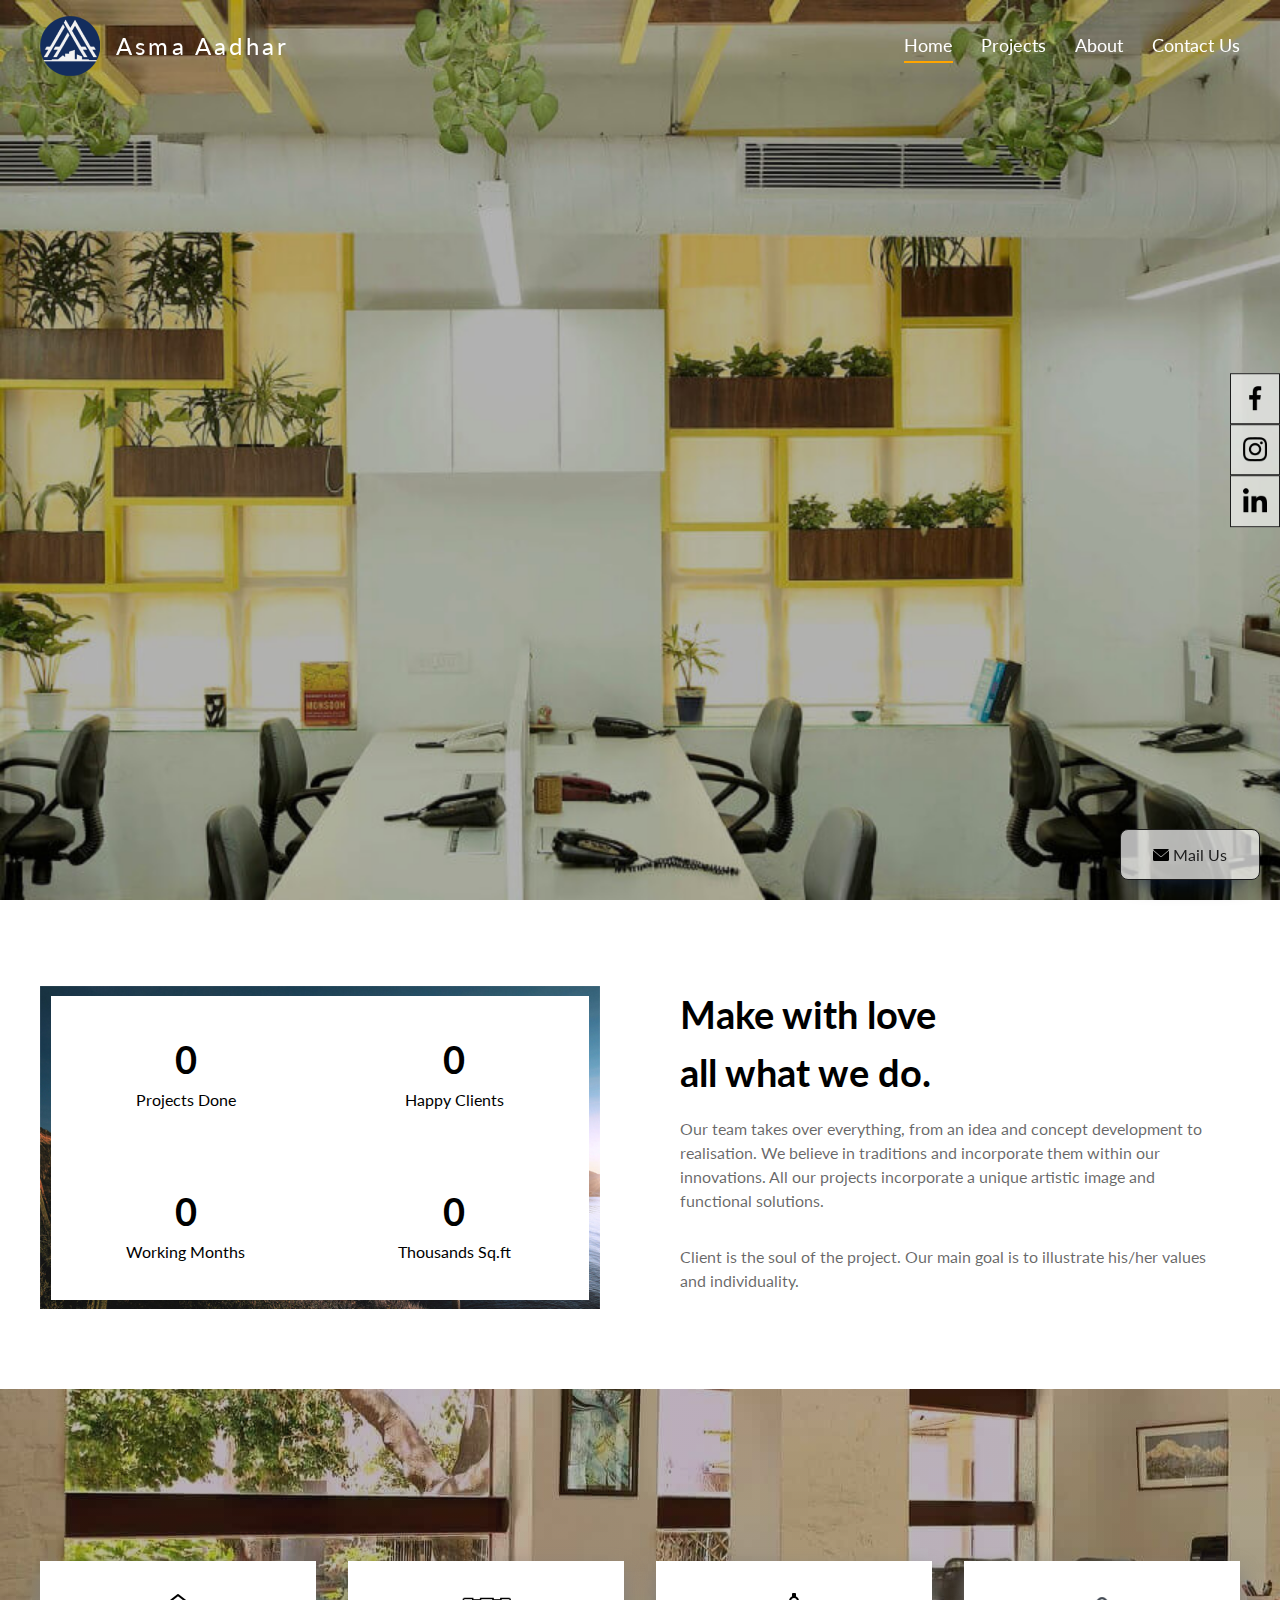
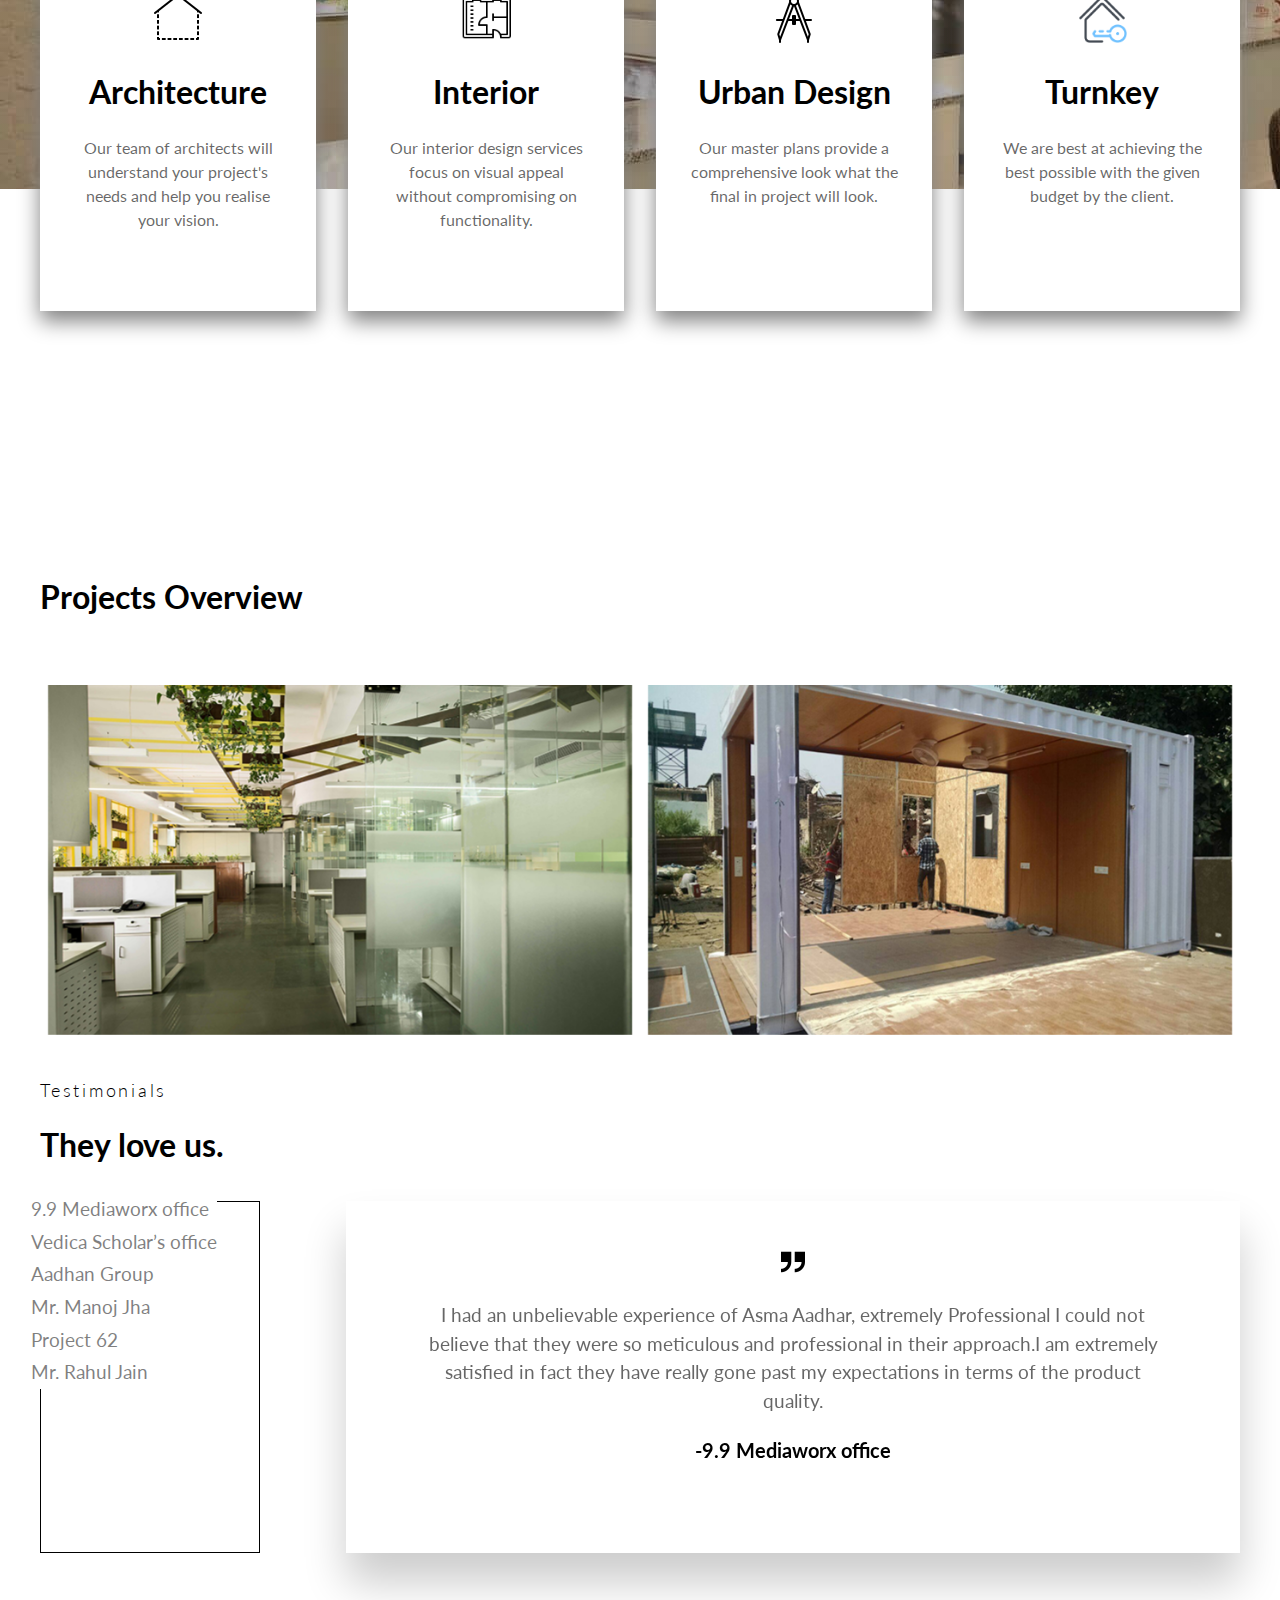
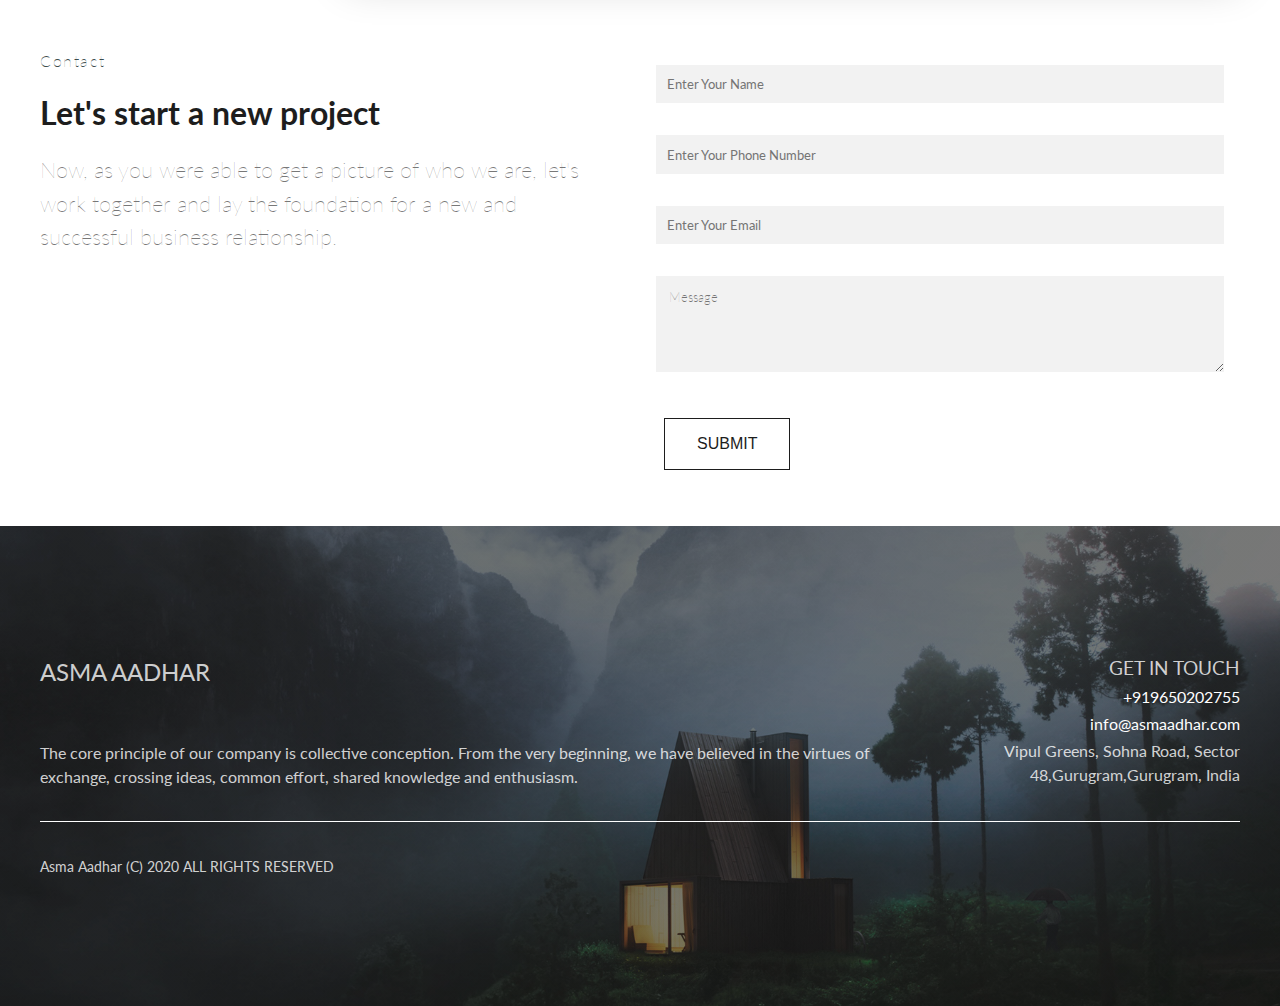
<file: index.html>
<!DOCTYPE html>
<html lang="en">
  <head>
    <meta charset="UTF-8" />
    <meta name="viewport" content="width=device-width, initial-scale=1.0" />
    <title>Asma Aadhar</title>
    <!-- Owl Slider CSS -->
    <link rel="stylesheet" href="./assets/stylesheet/owl.carousel.css" />
    <link
      rel="stylesheet"
      href="./assets/stylesheet/owl.theme.default.min.css"
    />
    <!-- Fonts -->
    <link
      href="https://fonts.googleapis.com/css2?family=Lato:wght@100;300;400;700&display=swap"
      rel="stylesheet"
    />
    <!-- Custom CSS -->
    <link rel="stylesheet" href="./assets/stylesheet/style.css" />
  </head>
  <body>
    <!-- Call Us -->
    <div class="social-panel-container">
      <div class="social-panel">
        <button class="close-btn">&times;</button>
        <h4>Share your email, we will get in touch!</h4>
        <input type="email" class="social-panel-input" />
      </div>
    </div>
    <button class="floating-btn">
      <img src="./assets/media/icons/envelope.png" alt="Envelope" /> Mail Us
    </button>

    <!-- Social Media Icons -->
    <div class="social-media-icons">
      <ul class="social-icons">
        <li>
          <a
            href="http://www.facebook.com/AsmaAadhar"
            target="_blank"
            class="social-icon"
          >
            <img src="./assets/media/icons/facebook.png" alt="Facebook" />
          </a>
        </li>
        <li>
          <a
            href="http://www.instagram.com/asma_aadhar/"
            target="_blank"
            class="social-icon"
          >
            <img src="./assets/media/icons/instagram.png" alt="Instagram" />
          </a>
        </li>
        <li>
          <a
            href="https://www.linkedin.com/company/asmaadhar"
            target="_blank"
            class="social-icon"
          >
            <img src="./assets/media/icons/linkedin.png" alt="Linkedin" />
          </a>
        </li>
      </ul>
    </div>
    <!-- Header Section -->
    <header class="header-section">
      <nav class="nav container space-between">
        <a href="./index.html" class="logo flex">
          <img
            class="logo-img"
            src="./assets/media/icons/Logo.png"
            alt="Logo"
          />
          <h2 class="logo-text">Asma Aadhar</h2>
        </a>
        <label for="toggle" class="bars"
          ><img src="./assets/media/icons/menu.jpg" alt="Hamburger"
        /></label>
        <input type="checkbox" class="toggle" id="toggle" />
        <div class="nav-menu">
          <ul class="nav-ul flex">
            <li class="nav-item">
              <a class="nav-link active" href="./index.html">Home</a>
            </li>
            <li class="nav-item">
              <a class="nav-link" href="./projects.html">Projects</a>
            </li>
            <li class="nav-item">
              <a class="nav-link" href="./about.html">About</a>
            </li>
            <li class="nav-item">
              <a class="nav-link" href="./contact.html">Contact Us</a>
            </li>
          </ul>
        </div>
      </nav>
    </header>

    <!-- Main Section -->
    <main class="main-section">
      <!-- Hero Section -->
      <section class="home-hero-section">
        <div class="owl-carousel owl-theme hero-carousel">
          <div class="hero-image-div">
            <a href="./projects.html">
              <img
                class="hero-image"
                src="./assets/media/hero-image/9o9.jpg"
                alt="9 Dots"
              />
            </a>
          </div>
          <div class="hero-image-div">
            <a href="./projects.html">
              <img
                class="hero-image"
                src="./assets/media/hero-image/jorbag.jpg"
                alt="Jorbagh"
              />
            </a>
          </div>
          <div class="hero-image-div">
            <a href="./projects.html">
              <img
                class="hero-image"
                src="./assets/media/hero-image/nahai.jpg"
                alt="NHAI Bridge"
              />
            </a>
          </div>
          <div class="hero-image-div">
            <a href="./projects.html">
              <img
                class="hero-image"
                src="./assets/media/hero-image/iitd.jpg"
                alt="IIT D"
              />
            </a>
          </div>
        </div>

        <!-- svg icon 
            <div class="svg_icon">
                <svg width="64.8" height="71" viewBox="0 0 64.8 71" xmlns="http://www.w3.org/2000/svg"><g id="svgGroup" stroke-linecap="round" fill-rule="evenodd" font-size="9pt" stroke="#000" stroke-width="0.25mm" fill="none" style="stroke:#fff;stroke-width:0.6mm;fill:none">
                    <path d="M 8.1 70.8 L 0 67.5 L 27.4 0 L 37.8 0 L 64.8 67.5 L 56.1 71 L 48.3 51 L 15.9 51 L 8.1 70.8 Z M 32.1 9.4 L 18.9 43 L 45.2 43 L 32.1 9.4 Z" vector-effect="non-scaling-stroke"/>
                </g></svg>
                <svg width="48.8" height="72.401" viewBox="0 0 48.8 72.401" xmlns="http://www.w3.org/2000/svg"><g id="svgGroup" stroke-linecap="round" fill-rule="evenodd" font-size="9pt" stroke="#000" stroke-width="0.25mm" fill="none" style="stroke:#fff;stroke-width:0.6mm;fill:none"><path d="M 0 65.3 L 4.8 57.3 Q 8.4 60.3 12.9 62.2 A 23.348 23.348 0 0 0 18.27 63.71 A 32.118 32.118 0 0 0 23.4 64.1 A 27.981 27.981 0 0 0 27.947 63.754 Q 30.37 63.354 32.331 62.494 A 13.701 13.701 0 0 0 34.8 61.1 Q 38.848 58.209 38.995 53.366 A 12.116 12.116 0 0 0 39 53 Q 39 50.9 38.4 49.1 A 7.214 7.214 0 0 0 37.438 47.23 Q 36.87 46.424 36.05 45.65 Q 34.779 44.451 32.768 43.253 A 33.644 33.644 0 0 0 31.15 42.35 A 51.221 51.221 0 0 0 28.647 41.132 Q 26.203 40.017 23 38.8 Q 18.866 37.192 15.698 35.614 A 55.037 55.037 0 0 1 13.85 34.65 A 29.576 29.576 0 0 1 10.846 32.78 Q 9.094 31.528 7.8 30.15 A 15.293 15.293 0 0 1 5.187 26.414 A 13.936 13.936 0 0 1 4.5 24.75 A 18.339 18.339 0 0 1 3.705 21.269 A 24.866 24.866 0 0 1 3.5 18 Q 3.5 14.3 5.05 11 A 15.944 15.944 0 0 1 9.091 5.717 A 18.684 18.684 0 0 1 9.65 5.25 A 20.424 20.424 0 0 1 13.765 2.711 A 26.899 26.899 0 0 1 17.15 1.4 A 29.368 29.368 0 0 1 22.231 0.308 A 39.853 39.853 0 0 1 27.3 0 A 52.816 52.816 0 0 1 33.001 0.293 A 38.808 38.808 0 0 1 38.4 1.25 Q 43.3 2.5 48.1 4.8 L 44.6 12.9 A 31.496 31.496 0 0 0 40.474 10.881 A 41.686 41.686 0 0 0 36.65 9.55 Q 32.1 8.2 27.1 8.2 A 27.711 27.711 0 0 0 23.07 8.475 Q 19.253 9.037 16.7 10.75 A 9.496 9.496 0 0 0 14.479 12.772 A 7.461 7.461 0 0 0 12.9 17.5 A 12.395 12.395 0 0 0 13.029 19.332 A 9.192 9.192 0 0 0 13.45 21.05 A 5.878 5.878 0 0 0 14.207 22.481 Q 14.627 23.074 15.219 23.651 A 11.219 11.219 0 0 0 15.65 24.05 Q 16.846 25.101 18.725 26.179 A 34.591 34.591 0 0 0 20.25 27 A 46.93 46.93 0 0 0 22.509 28.067 Q 24.884 29.119 28.1 30.3 A 89.068 89.068 0 0 1 32.515 32.104 Q 35.525 33.435 37.9 34.8 A 33.937 33.937 0 0 1 40.99 36.794 Q 42.492 37.89 43.667 39.047 A 19.029 19.029 0 0 1 44.3 39.7 A 17.193 17.193 0 0 1 46.724 43.017 A 14.737 14.737 0 0 1 47.75 45.3 A 18.723 18.723 0 0 1 48.697 49.709 A 22.892 22.892 0 0 1 48.8 51.9 Q 48.8 56.8 46.9 60.6 Q 45 64.4 41.65 67.05 A 21.611 21.611 0 0 1 36.472 70.052 A 26.983 26.983 0 0 1 33.6 71.05 A 34.832 34.832 0 0 1 26.759 72.268 A 41.937 41.937 0 0 1 23.4 72.4 Q 16.1 72.4 10.1 70.45 A 38.206 38.206 0 0 1 4.733 68.268 A 28.433 28.433 0 0 1 0 65.3 Z" vector-effect="non-scaling-stroke"/></g></svg>
                <svg width="65.4" height="70" viewBox="0 0 65.4 70" xmlns="http://www.w3.org/2000/svg"><g id="svgGroup" stroke-linecap="round" fill-rule="evenodd" font-size="9pt" stroke="#000" stroke-width="0.25mm" fill="none" style="stroke:#fff;stroke-width:0.6mm;fill:none"><path d="M 55.9 70 L 55.9 12.1 L 37.2 54.2 L 27.8 54.2 L 9 12.1 L 9 70 L 0 70 L 0 0 L 13.3 0 L 32.7 44.3 L 51.8 0 L 65.4 0 L 65.4 70 L 55.9 70 Z" vector-effect="non-scaling-stroke"/></g></svg>
                <svg width="64.8" height="71" viewBox="0 0 64.8 71" xmlns="http://www.w3.org/2000/svg"><g id="svgGroup" stroke-linecap="round" fill-rule="evenodd" font-size="9pt" stroke="#000" stroke-width="0.25mm" fill="none" style="stroke:#fff;stroke-width:0.6mm;fill:none"><path d="M 8.1 70.8 L 0 67.5 L 27.4 0 L 37.8 0 L 64.8 67.5 L 56.1 71 L 48.3 51 L 15.9 51 L 8.1 70.8 Z M 32.1 9.4 L 18.9 43 L 45.2 43 L 32.1 9.4 Z" vector-effect="non-scaling-stroke"/></g></svg>
                <svg width="34" height="0" viewBox="0 0 34 8.2" xmlns="http://www.w3.org/2000/svg"><g id="svgGroup" stroke-linecap="round" fill-rule="evenodd" font-size="9pt" stroke="#000" stroke-width="0.25mm" fill="none" style="stroke:#fff;stroke-width:0.6mm;fill:none"><path d="M 34 8.2 L 0 8.2 L 0 0 L 34 0 L 34 8.2 Z" vector-effect="non-scaling-stroke"/></g></svg>
                <svg width="64.8" height="71" viewBox="0 0 64.8 71" xmlns="http://www.w3.org/2000/svg"><g id="svgGroup" stroke-linecap="round" fill-rule="evenodd" font-size="9pt" stroke="#000" stroke-width="0.25mm" fill="none" style="stroke:#fff;stroke-width:0.6mm;fill:none"><path d="M 8.1 70.8 L 0 67.5 L 27.4 0 L 37.8 0 L 64.8 67.5 L 56.1 71 L 48.3 51 L 15.9 51 L 8.1 70.8 Z M 32.1 9.4 L 18.9 43 L 45.2 43 L 32.1 9.4 Z" vector-effect="non-scaling-stroke"/></g></svg>
                <svg width="54.2" height="71.6" viewBox="0 0 54.2 71.6" xmlns="http://www.w3.org/2000/svg"><g id="svgGroup" stroke-linecap="round" fill-rule="evenodd" font-size="9pt" stroke="#000" stroke-width="0.25mm" fill="none" style="stroke:#fff;stroke-width:0.6mm;fill:none"><path d="M 0 70.6 L 0 1 Q 4.7 0.5 9.2 0.25 A 151.31 151.31 0 0 1 13.386 0.08 Q 16.238 0 19.5 0 A 48.65 48.65 0 0 1 26.649 0.499 Q 31.242 1.182 35 2.8 A 31.116 31.116 0 0 1 42.741 7.511 A 27.99 27.99 0 0 1 45.8 10.5 Q 50.1 15.4 52.15 21.9 A 45.124 45.124 0 0 1 54.18 34.282 A 51.177 51.177 0 0 1 54.2 35.7 A 45.458 45.458 0 0 1 52.49 48.264 A 42.542 42.542 0 0 1 52.1 49.55 Q 50 56.1 45.65 61 Q 41.3 65.9 34.55 68.75 Q 28.275 71.4 19.709 71.586 A 60.192 60.192 0 0 1 18.4 71.6 Q 14.036 71.6 10.522 71.454 A 121.597 121.597 0 0 1 8.45 71.35 Q 4.2 71.1 0 70.6 Z M 9.5 8.7 L 9.5 62.8 Q 11.6 63.1 13.9 63.2 A 107.265 107.265 0 0 0 17.463 63.294 A 121.297 121.297 0 0 0 18.7 63.3 A 36.818 36.818 0 0 0 24.218 62.908 Q 27.544 62.404 30.3 61.25 A 22.642 22.642 0 0 0 35.622 58.158 A 19.769 19.769 0 0 0 38.35 55.55 A 22.682 22.682 0 0 0 42.436 48.545 A 26.898 26.898 0 0 0 43 46.85 A 35.959 35.959 0 0 0 44.289 40.128 A 45.132 45.132 0 0 0 44.5 35.7 A 35.493 35.493 0 0 0 43 25.35 Q 41.5 20.4 38.4 16.55 A 21.631 21.631 0 0 0 31.385 10.886 A 25.328 25.328 0 0 0 30.5 10.45 A 23.096 23.096 0 0 0 24.562 8.631 A 31.81 31.81 0 0 0 19.2 8.2 Q 16.3 8.2 13.9 8.35 Q 11.5 8.5 9.5 8.7 Z" vector-effect="non-scaling-stroke"/></g></svg>
                <svg width="53.5" height="70" viewBox="0 0 53.5 70" xmlns="http://www.w3.org/2000/svg"><g id="svgGroup" stroke-linecap="round" fill-rule="evenodd" font-size="9pt" stroke="#000" stroke-width="0.25mm" fill="none" style="stroke:#fff;stroke-width:0.6mm;fill:none"><path d="M 44 70 L 44 38.1 L 9.5 38.1 L 9.5 70 L 0 70 L 0 0 L 9.5 0 L 9.5 29.9 L 44 29.9 L 44 0 L 53.5 0 L 53.5 70 L 44 70 Z" vector-effect="non-scaling-stroke"/></g></svg>
                <svg width="64.8" height="71" viewBox="0 0 64.8 71" xmlns="http://www.w3.org/2000/svg"><g id="svgGroup" stroke-linecap="round" fill-rule="evenodd" font-size="9pt" stroke="#000" stroke-width="0.25mm" fill="none" style="stroke:#fff;stroke-width:0.6mm;fill:none"><path d="M 8.1 70.8 L 0 67.5 L 27.4 0 L 37.8 0 L 64.8 67.5 L 56.1 71 L 48.3 51 L 15.9 51 L 8.1 70.8 Z M 32.1 9.4 L 18.9 43 L 45.2 43 L 32.1 9.4 Z" vector-effect="non-scaling-stroke"/></g></svg>
                <svg width="49.7" height="72" viewBox="0 0 49.7 72" xmlns="http://www.w3.org/2000/svg"><g id="svgGroup" stroke-linecap="round" fill-rule="evenodd" font-size="9pt" stroke="#000" stroke-width="0.25mm" fill="none" style="stroke:#fff;stroke-width:0.6mm;fill:none"><path d="M 49.7 67.8 L 40.8 72 L 32.1 53 A 30.586 30.586 0 0 0 29.509 48.427 Q 27.003 44.822 23.8 42.9 Q 19.445 40.287 12.964 39.95 A 37.847 37.847 0 0 0 11 39.9 L 9.5 39.9 L 9.5 70.8 L 0 70.8 L 0 1 Q 5.4 0.5 10.15 0.25 Q 14.9 0 20.5 0 A 51.439 51.439 0 0 1 25.794 0.259 Q 28.399 0.529 30.67 1.08 A 29.796 29.796 0 0 1 31.7 1.35 A 27.344 27.344 0 0 1 35.785 2.839 A 19.912 19.912 0 0 1 39.7 5.2 Q 42.9 7.7 44.55 11.1 Q 46.2 14.5 46.2 18.6 A 19.88 19.88 0 0 1 45.549 23.82 A 14.672 14.672 0 0 1 41.85 30.35 Q 37.5 34.8 29.3 37 Q 31.3 37.9 33 39.05 Q 34.7 40.2 36.2 41.85 Q 37.7 43.5 39.15 45.8 A 35.914 35.914 0 0 1 40.245 47.666 Q 41.163 49.338 42.1 51.4 L 49.7 67.8 Z M 9.5 8.4 L 9.5 31.9 L 20.5 31.9 A 26.489 26.489 0 0 0 25.423 31.469 Q 29.352 30.725 32.2 28.7 Q 36.7 25.5 36.7 19.5 A 9.811 9.811 0 0 0 33.427 12.036 A 13.272 13.272 0 0 0 32.5 11.25 A 13.923 13.923 0 0 0 28.136 9.029 Q 26.207 8.418 23.877 8.17 A 31.944 31.944 0 0 0 20.5 8 Q 17.326 8 14.762 8.087 A 118.974 118.974 0 0 0 14.4 8.1 Q 11.7 8.2 9.5 8.4 Z" vector-effect="non-scaling-stroke"/></g></svg>
            </div> -->
      </section>

      <!-- Countdown Section -->
      <section class="home-counter-section padding">
        <div class="container counter-container">
          <div class="counter-left">
            <div class="counter-left-inner">
              <div class="counter-inner-item">
                <p class="count" data-target="40">0</p>
                <p class="counter-title">Projects Done</p>
              </div>
              <div class="counter-inner-item">
                <p class="count" data-target="38">0</p>
                <p class="counter-title">Happy Clients</p>
              </div>
              <div class="counter-inner-item">
                <p class="count" data-target="52">0</p>
                <p class="counter-title">Working Months</p>
              </div>
              <div class="counter-inner-item">
                <p class="count" data-target="76">0</p>
                <p class="counter-title">Thousands Sq.ft</p>
              </div>
            </div>
          </div>
          <div class="counter-right">
            <h2 class="counter-title">Make with love all what we do.</h2>
            <p class="counter-right-content">
              Our team takes over everything, from an idea and concept
              development to realisation. We believe in traditions and
              incorporate them within our innovations. All our projects
              incorporate a unique artistic image and functional solutions.
            </p>
            <p class="counter-right-content">
              Client is the soul of the project. Our main goal is to illustrate
              his/her values and individuality.
            </p>
          </div>
        </div>
      </section>

      <!-- Services Section -->
      <section class="services">
        <div class="container services-item">
          <h2 class="hidden-services">Services</h2>
          <div class="space-between">
            <div class="services-list">
              <img
                src="./assets/media/icons/architecture.png"
                alt="architecture-icon"
              />
              <h1>Architecture</h1>
              <p>
                Our team of architects will understand your project's needs and
                help you realise your vision.
              </p>
            </div>
            <div class="services-list">
              <img
                src="./assets/media/icons/interior.png"
                alt="interior-icon"
              />
              <h1>Interior</h1>
              <p>
                Our interior design services focus on visual appeal without
                compromising on functionality.
              </p>
            </div>
            <div class="services-list">
              <img
                src="./assets/media/icons/planning.png"
                alt="planning-icon"
              />
              <h1>Urban Design</h1>
              <p>
                Our master plans provide a comprehensive look what the final in
                project will look.
              </p>
            </div>
            <div class="services-list">
              <img src="./assets/media/icons/turnkey.png" alt="turnkey-icon" />
              <h1>Turnkey</h1>
              <p>
                We are best at achieving the best possible with the given budget
                by the client.
              </p>
            </div>
          </div>
        </div>
      </section>

      <!-- Projects Section -->
      <section class="home-projects-section">
        <div class="container projects-container">
          <h2 class="projects-overview padding">Projects Overview</h2>
          <div class="owl-carousel owl-theme projects-showcase-carousel">
            <a href="./projects.html#project1">
              <article class="project-item">
                <div class="project-image-div">
                  <img
                    src="./assets/media/project-images/1_9DOT9/01.jpg"
                    alt="dot9"
                  />
                </div>
                <div class="overlay flex">
                  <p>9DOT9 MEDIAWORX OFFICE, NOIDA</p>
                </div>
              </article>
            </a>
            <a href="./projects.html#project2">
              <article class="project-item">
                <div class="project-image-div">
                  <img
                    src="./assets/media/project-images/2_ AADHAN/01.jpg"
                    alt="adhan"
                  />
                </div>
                <div class="overlay flex">
                  <p>CONTAINERS FOR DEVELOPMENT-AADHAN</p>
                </div>
              </article>
            </a>
            <a href="./projects.html#project3">
              <article class="project-item">
                <div class="project-image-div">
                  <img
                    src="./assets/media/project-images/3_VSP/01.jpg"
                    alt="vsp"
                  />
                </div>
                <div class="overlay flex">
                  <p>VEDICA SCHOLARS PROGRAM OFFICE</p>
                </div>
              </article>
            </a>
            <a href="./projects.html#project4">
              <article class="project-item">
                <div class="project-image-div">
                  <img
                    src="./assets/media/project-images/4_JORBAGH/01_jb.jpg"
                    alt="jorbagh"
                  />
                </div>
                <div class="overlay flex">
                  <p>62.JORBAGH</p>
                </div>
              </article>
            </a>
            <a href="./projects.html#project6">
              <article class="project-item">
                <div class="project-image-div">
                  <img
                    src="./assets/media/project-images/6_DMICDC/01.jpg"
                    alt="dmicdc"
                  />
                </div>
                <div class="overlay flex">
                  <p>DMICDC-OFFICE</p>
                </div>
              </article>
            </a>
            <a href="./projects.html#project7">
              <article class="project-item">
                <div class="project-image-div">
                  <img
                    src="./assets/media/project-images/7_NHAIbridge/01.JPG"
                    alt="nhai"
                  />
                </div>
                <div class="overlay flex">
                  <p>PADESTRIAN BRIDGE-NAHAI</p>
                </div>
              </article>
            </a>
            <a href="./projects.html#project8">
              <article class="project-item">
                <div class="project-image-div">
                  <img
                    src="./assets/media/project-images/8_DonaPaula/01.jpg"
                    alt="donapaula"
                  />
                </div>
                <div class="overlay flex">
                  <p>URBAN SITTING-DONAPAULA</p>
                </div>
              </article>
            </a>
            <a href="./projects.html#project9">
              <article class="project-item">
                <div class="project-image-div">
                  <img
                    src="./assets/media/project-images/9_Rahuljain/01.jpg"
                    alt="rahuljain"
                  />
                </div>
                <div class="overlay flex">
                  <p>SAHIRA</p>
                </div>
              </article>
            </a>
            <a href="./projects.html#project10">
              <article class="project-item">
                <div class="project-image-div">
                  <img
                    src="./assets/media/project-images/10_ManojJha/01.jpg"
                    alt="manojjha"
                  />
                </div>
                <div class="overlay flex">
                  <p>NITHYA</p>
                </div>
              </article>
            </a>
            <a href="./projects.html#project11">
              <article class="project-item">
                <div class="project-image-div">
                  <img
                    src="./assets/media/project-images/11_AshokGupta/01.jpg"
                    alt="ashokgupta"
                  />
                </div>
                <div class="overlay flex">
                  <p>ALAYAM</p>
                </div>
              </article>
            </a>
            <a href="./projects.html#project12">
              <article class="project-item">
                <div class="project-image-div">
                  <img
                    src="./assets/media/project-images/12_Amit/01.jpg"
                    alt="amit"
                  />
                </div>
                <div class="overlay flex">
                  <p>AIKYA</p>
                </div>
              </article>
            </a>
          </div>
        </div>
      </section>

      <!-- Testimonials Section -->
      <section class="home-testimonials-section padding">
        <div class="container">
          <h4 class="home-testimonials-title">Testimonials</h4>
          <h2 class="home-testimonials-teaser">They love us.</h2>
          <div class="testimonials-container">
            <div class="testimonials-left">
              <div class="testimonial-left-authors">
                <ul class="testimonial-authors">
                  <li>
                    <a class="author-link" href="#"> 9.9 Mediaworx office</a>
                  </li>
                  <li>
                    <a class="author-link" href="#">Vedica Scholar’s office</a>
                  </li>
                  <li>
                    <a class="author-link" href="#">Aadhan Group</a>
                  </li>
                  <li>
                    <a class="author-link" href="#">Mr. Manoj Jha</a>
                  </li>
                  <li>
                    <a class="author-link" href="#">Project 62</a>
                  </li>
                  <li>
                    <a class="author-link" href="#">Mr. Rahul Jain</a>
                  </li>
                </ul>
              </div>
            </div>
            <div class="testimonials-right">
              <div class="owl-carousel owl-theme testimonials-carousel">
                <article class="testimonial-item">
                  <div class="quotes">
                    <img src="./assets/media/icons/quote.png" alt="Quotes" />
                  </div>
                  <p class="testimonial-content">
                    I had an unbelievable experience of Asma Aadhar, extremely
                    Professional I could not believe that they were so
                    meticulous and professional in their approach.I am extremely
                    satisfied in fact they have really gone past my expectations
                    in terms of the product quality.
                  </p>
                  <h4 class="testimonial-author">-9.9 Mediaworx office</h4>
                </article>
                <article class="testimonial-item">
                  <div class="quotes">
                    <img src="./assets/media/icons/quote.png" alt="Quotes" />
                  </div>
                  <p class="testimonial-content">
                    Following a disappointing experience with another architect,
                    we met on-site with Asma Aadhar to discuss the issues and
                    lay out our requirements for the refurbishment and extension
                    of our office. We were impressed with the range of ideas and
                    two weeks later were completely stunned by the sketches of a
                    totally transformed office interior that was totally wow!
                  </p>
                  <h4 class="testimonial-author">
                    -Vedica Scholar’s program office
                  </h4>
                </article>
                <article class="testimonial-item">
                  <div class="quotes">
                    <img src="./assets/media/icons/quote.png" alt="Quotes" />
                  </div>
                  <p class="testimonial-content">
                    Asma Aadhar were receptive and captured our imagination.
                    They were professional and enthusiastic from start to
                    completion of our wonderful prototype for Aadhan Project. It
                    served as a skill training centre for underprivileged and
                    rural people. A first-class friendly service that we would
                    highly recommend to anyone.
                  </p>
                  <h4 class="testimonial-author">-Aadhan Group</h4>
                </article>
                <article class="testimonial-item">
                  <div class="quotes">
                    <img src="./assets/media/icons/quote.png" alt="Quotes" />
                  </div>
                  <p class="testimonial-content">
                    We have engaged Asma Aadhar for interior design of our home
                    in Patna.We have experienced a professional, quality service
                    from Asma Aadhar whose experience, patience, design and
                    listening skills have led to a superb design which is
                    sympathetic to both its’ surroundings and our needs.
                  </p>
                  <h4 class="testimonial-author">-Mr. Manoj Jha</h4>
                </article>
                <article class="testimonial-item">
                  <div class="quotes">
                    <img src="./assets/media/icons/quote.png" alt="Quotes" />
                  </div>
                  <p class="testimonial-content">
                    Asma Aadhar showed themselves to be a professional
                    forward-thinking company when they produced detailed
                    interpretations of my design concept. I would not hesitate
                    to seek service from them again in the future and would
                    recommend.
                  </p>
                  <h4 class="testimonial-author">-Project 62</h4>
                </article>
                <article class="testimonial-item">
                  <div class="quotes">
                    <img src="./assets/media/icons/quote.png" alt="Quotes" />
                  </div>
                  <p class="testimonial-content">
                    Our family approached Asma Aadhar to help remodel our home.
                    We now have a contemporary, spacious and wow extension that
                    we are proud to show off. They have been both professional
                    and fun to deal with and have always responded to our
                    queries. We would have no hesitation in recommending Asma
                    Aadhar and his team.
                  </p>
                  <h4 class="testimonial-author">-Mr. Rahul Jain</h4>
                </article>
              </div>
            </div>
          </div>
        </div>
      </section>
    </main>

    <!--Home Contact Section-->
    <section class="home-contact container padding">
      <article class="home-contact-left">
        <h6>Contact</h6>
        <h3>Let's start a new project</h3>
        <p>
          Now, as you were able to get a picture of who we are, let's work
          together and lay the foundation for a new and successful business
          relationship.
        </p>
      </article>
      <article class="home-contact-form">
        <form class="myForm">
          <div class="input-group">
            <input
              type="name"
              class="form-input"
              placeholder="Enter Your Name"
            />
            <div class="input-border"></div>
          </div>
          <div class="input-group">
            <input
              type="number"
              class="form-input"
              placeholder="Enter Your Phone Number"
            />
            <div class="input-border"></div>
          </div>
          <div class="input-group">
            <input
              type="email"
              class="form-input"
              placeholder="Enter Your Email"
            />
            <div class="input-border"></div>
          </div>
          <div class="input-group">
            <textarea placeholder="Message"></textarea>
            <div class="textarea-border"></div>
          </div>
          <div class="button-animate home-form-btn">
            <button class="button-hover-effects">Submit</button>
          </div>
        </form>
      </article>
    </section>

    <!-- Footer Section -->
    <footer class="footer-section padding">
      <div class="container footer-container">
        <div class="footer-top">
          <div class="footer-left">
            <h2>ASMA AADHAR</h2>
            <p class="footer-left-content">
              The core principle of our company is collective conception. From
              the very beginning, we have believed in the virtues of exchange,
              crossing ideas, common effort, shared knowledge and enthusiasm.
            </p>
          </div>
          <div class="footer-right">
            <h3>GET IN TOUCH</h3>
            <p class="footer-right-content footer-right-content-phone">
              <a href="#">+919650202755</a>
            </p>
            <p class="footer-right-content footer-right-content-email">
              <a href="mailto:info@asmaadhar.com">info@asmaadhar.com</a>
            </p>
            <p class="footer-right-content footer-right-content-address">
              Vipul Greens, Sohna Road, Sector 48,Gurugram,Gurugram, India
            </p>
          </div>
        </div>
        <div class="footer-bottom">
          <div class="footer-left">
            <small class="copyright">
              Asma Aadhar (C) 2020 ALL RIGHTS RESERVED
            </small>
          </div>
          <div class="footer-right"></div>
        </div>
      </div>
    </footer>

    <!-- Owl Carousel Script -->
    <script src="./assets/js/carousel/jquery.min.js"></script>
    <script src="./assets/js/carousel/owl.carousel.js"></script>
    <!-- Initialising Hero Carousel -->
    <script>
      $(".hero-carousel").owlCarousel({
        loop: true,
        autoplay: true,
        items: 1,
        autoplayHoverPause: true,
        mousedrag: true,
        dots: false,
        autoplayTimeout: 3000,
        fluidSpeed: 1,
        animateOut: "fadeOut",
      });
    </script>

    <!-- Intialising owl carousel for testimonials -->
    <script>
      $(".testimonials-carousel").owlCarousel({
        loop: true,
        autoplay: true,
        items: 1,
        nav: true,
        autoplayHoverPause: true,
        mousedrag: true,
        dots: false,
        fluidSpeed: 1,
      });
    </script>
    <!-- Initialising Carousel for Projects -->
    <script>
      $(".projects-showcase-carousel").owlCarousel({
        loop: true,
        autoplay: true,
        items: 2,
        responsive: {
          0: { items: 1, nav: false },
          768: { items: 2, nav: true },
        },
        nav: true,
        autoplayHoverPause: true,
        mousedrag: true,
        dots: false,
      });
    </script>
    <script src="./assets/js/index.js"></script>
  </body>
</html>
</file>
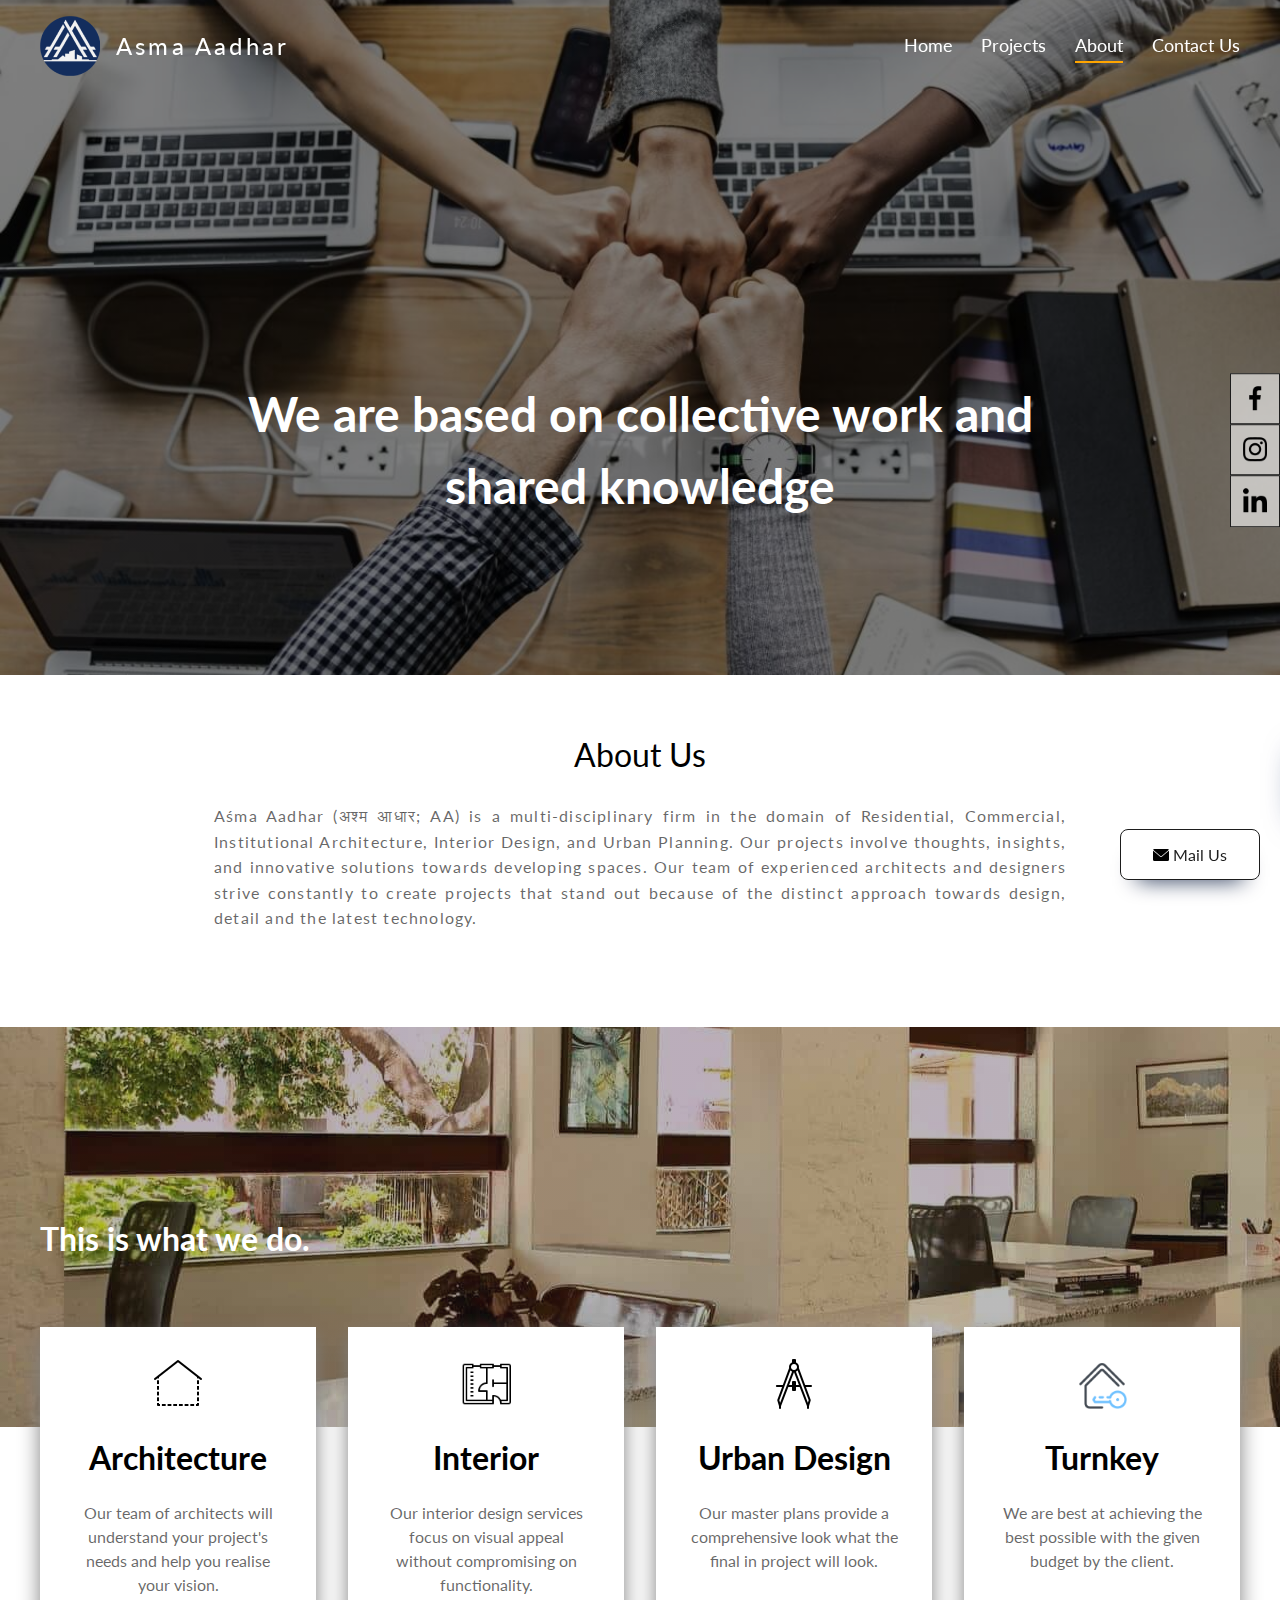
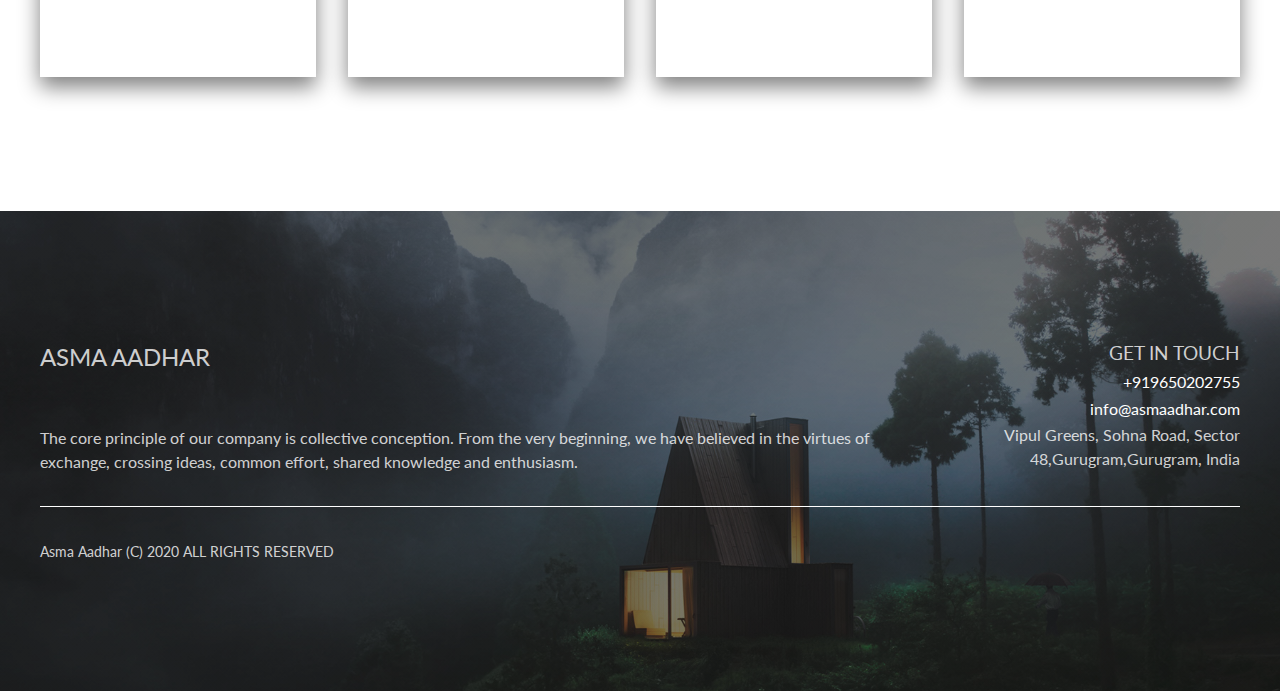
<file: about.html>
<!DOCTYPE html>
<html lang="en">
<head>
    <meta charset="UTF-8">
    <meta name="viewport" content="width=device-width, initial-scale=1.0">
    <title>About</title>
    <!-- Fonts -->
    <link href="https://fonts.googleapis.com/css2?family=Lato:wght@100;300;400;700&display=swap" rel="stylesheet">
    <!-- Custom CSS -->
    <link rel="stylesheet" href="./assets/stylesheet/style.css">
</head>
<body class="about-container">
     <!-- Call Us -->
     <div class="social-panel-container">
        <div class="social-panel">
            
            <button class="close-btn">&times;</button>
            <h4>Share your email, we will get in touch!</h4>
            <input type="email" class="social-panel-input">
        </div>
    </div>
    <button class="floating-btn">
        <img src="./assets/media/icons/envelope.png" alt="Envelope"> Mail Us
    </button>

     <!-- Social Media Icons -->
     <div class="social-media-icons">
        <ul class="social-icons">
            <li>
                <a href="http://www.facebook.com/AsmaAadhar" target="_blank" class="social-icon">
                    <img src="./assets/media/icons/facebook.png" alt="Facebook">
                </a>
            </li>
            <li>
                <a href="http://www.instagram.com/asma_aadhar/" target="_blank" class="social-icon">
                    <img src="./assets/media/icons/instagram.png" alt="Instagram">
                </a>
            </li>
            <li>
                <a href="https://www.linkedin.com/company/asmaadhar" target="_blank" class="social-icon">
                    <img src="./assets/media/icons/linkedin.png" alt="Linkedin">
                </a>
            </li>
        </ul>
    </div>
    <!-- Header Section -->
    <header class="header-section">
        <nav class="nav container space-between">
            <a href="./index.html" class="logo flex">
                <img class="logo-img" src="./assets/media/icons/Logo.png" alt="Logo">
                <h2 class="logo-text">Asma Aadhar</h2>
            </a>
            <label for="toggle" class="bars"><img src="./assets/media/icons/menu.jpg" alt="Hamburger"></label>
            <input type="checkbox" class="toggle" id="toggle">
            <div class="nav-menu">
                <ul class="nav-ul flex">
                    <li class="nav-item">
                        <a class="nav-link" href="./index.html">Home</a>
                    </li>
                    <li class="nav-item ">
                        <a class="nav-link" href="./projects.html">Projects</a>
                    </li>
                    <li class="nav-item">
                        <a class="nav-link active" href="./about.html">About</a>
                    </li>
                    <li class="nav-item">
                        <a class="nav-link" href="./contact.html">Contact Us</a>
                    </li>
                </ul>
            </div>
        </nav>
    </header>

    <!-- Main Section -->
    <!-- About-hero section -->
    <main class="about-main-section">
        <section class="about-hero">
            <article class="about-hero-container flex">
                <h1>We are based on collective work and shared knowledge</h1>
            </article>
        </section>

        <!-- About-description section -->
        <section class="company-description padding">
            <div class="container about-description">
                <div>
                    <h1>About Us</h1>
                </div>
                <p>Aśma Aadhar (अश्म आधार; AA) is a multi-disciplinary firm in the domain of Residential, Commercial, Institutional Architecture, Interior Design, and Urban Planning. Our projects involve thoughts, insights, and innovative solutions towards developing spaces. Our team of experienced architects and designers strive constantly to create projects that stand out because of the distinct approach towards design, detail and the latest technology. </p>
            </div>
        </section>

        <!-- Service Section -->
        <section class="services">
            <div class="container services-item">
                <h2 class="hidden-services">Services</h2>
                <h2 class="service-subtitle">This is what we do.</h2>
                <div class="space-between">
                    <div class="services-list">
                        <img src="./assets/media/icons/architecture.png" alt="architecture-icon">
                        <h1>Architecture</h1>
                        <p>Our team of architects will understand your project's needs and help you realise your vision.</p>
                    </div>
                    <div class="services-list">
                        <img src="./assets/media/icons/interior.png" alt="interior-icon">
                        <h1>Interior</h1>
                        <p>Our interior design services focus on visual appeal without compromising on functionality.</p>
                    </div>
                    <div class="services-list">
                        <img src="./assets/media/icons/planning.png" alt="planning-icon">
                        <h1>Urban Design</h1>
                        <p>Our master plans provide a comprehensive look what the final in project will look.</p>
                    </div>
                    <div class="services-list">
                        <img src="./assets/media/icons/turnkey.png" alt="turnkey-icon">
                        <h1>Turnkey</h1>
                        <p>We are best at achieving the best possible with the given budget by the client.</p>
                    </div>
                </div>
            </div>
        </section>


        <!-- Team member section -->
        <!-- <section class="team">
            <div class="container">
                <h1>Here We Are</h1>
                <div class="space-between team-member">
                    <div>
                        <img src="./assets/media/team/aa.jpg" alt="akshay">
                        <h3>Akshay <span> Aman</span></h3>
                    </div>
                    <div>
                        <img src="./assets/media/team/aj.jpg" alt="ashish">
                        <h3>Ashish <span>Jha</span></h3>
                    </div>
                    <div>
                        <img src="./assets/media/team/ss.jpg" alt="sumit">
                        <h3>Sumit <span>Sachan</span></h3>
                    </div>
                    <div>
                        <img src="./assets/media/team/ar.jpg" alt="ashik">
                        <h3>Ashik <span>Raj</span></h3>
                    </div>
                </div>
            </div>
            
        </section> -->

    </main>

   <!-- Footer Section -->
   <footer class="footer-section padding">
    <div class="container footer-container">
        <div class="footer-top">
            <div class="footer-left">
                <h2>ASMA AADHAR</h2>
                <p class="footer-left-content">
                    The core principle of our company is collective conception. From the very beginning, we have believed in the virtues of exchange, crossing ideas, common effort, shared knowledge and enthusiasm.
                </p>
            </div>
            <div class="footer-right">
                <h3>GET IN TOUCH</h3>
                <p class="footer-right-content footer-right-content-phone">
                    <a href="#">+919650202755</a>
                </p>
                <p class="footer-right-content footer-right-content-email">
                    <a href="mailto:info@asmaadhar.com">info@asmaadhar.com</a>
                </p>
                <p class="footer-right-content footer-right-content-address">
                    Vipul Greens, Sohna Road, Sector 48,Gurugram,Gurugram, India
                </p>
            </div>
        </div>
        <div class="footer-bottom">
            <div class="footer-left">
                <small class="copyright">
                    Asma Aadhar (C) 2020 ALL RIGHTS RESERVED
                </small>
            </div>
            <div class="footer-right">

            </div>
        </div>
    </div>
</footer> 
    <script src="./assets/js/index.js"></script>
</body>
</html>
</file>
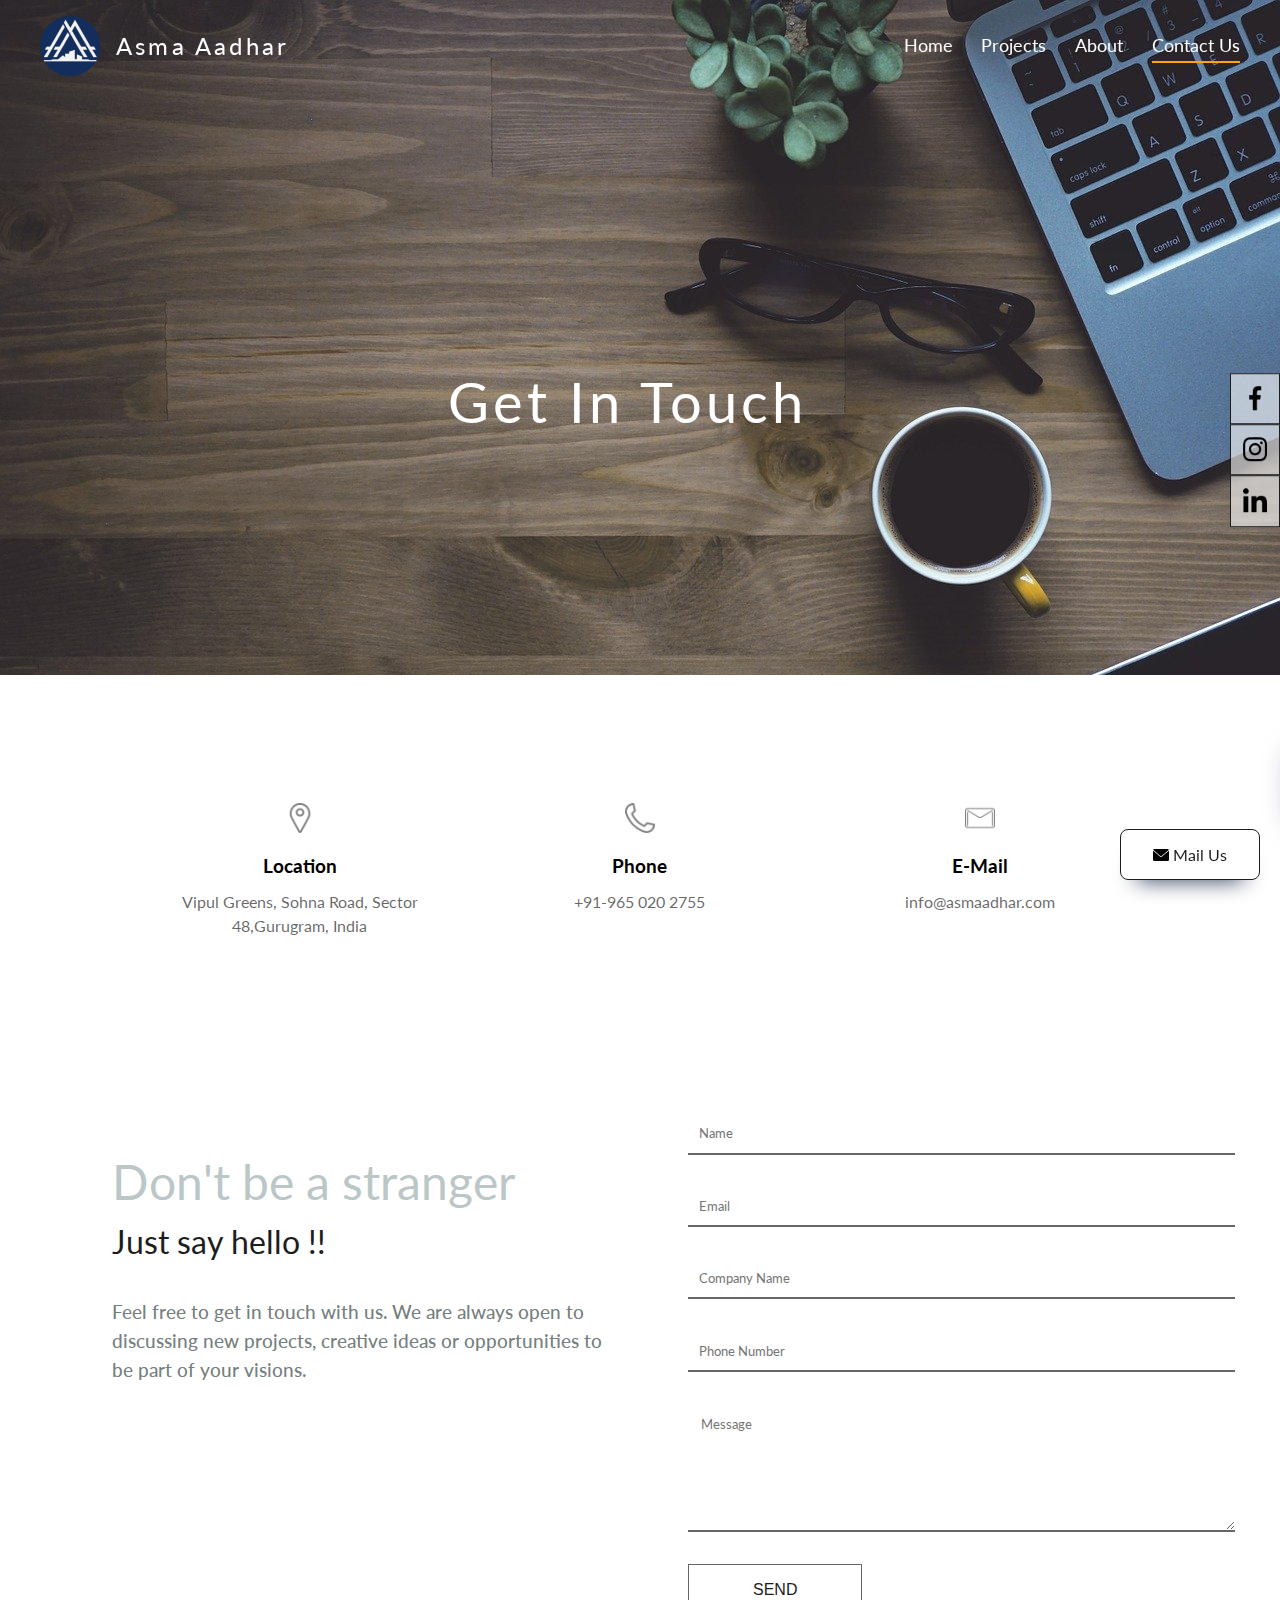
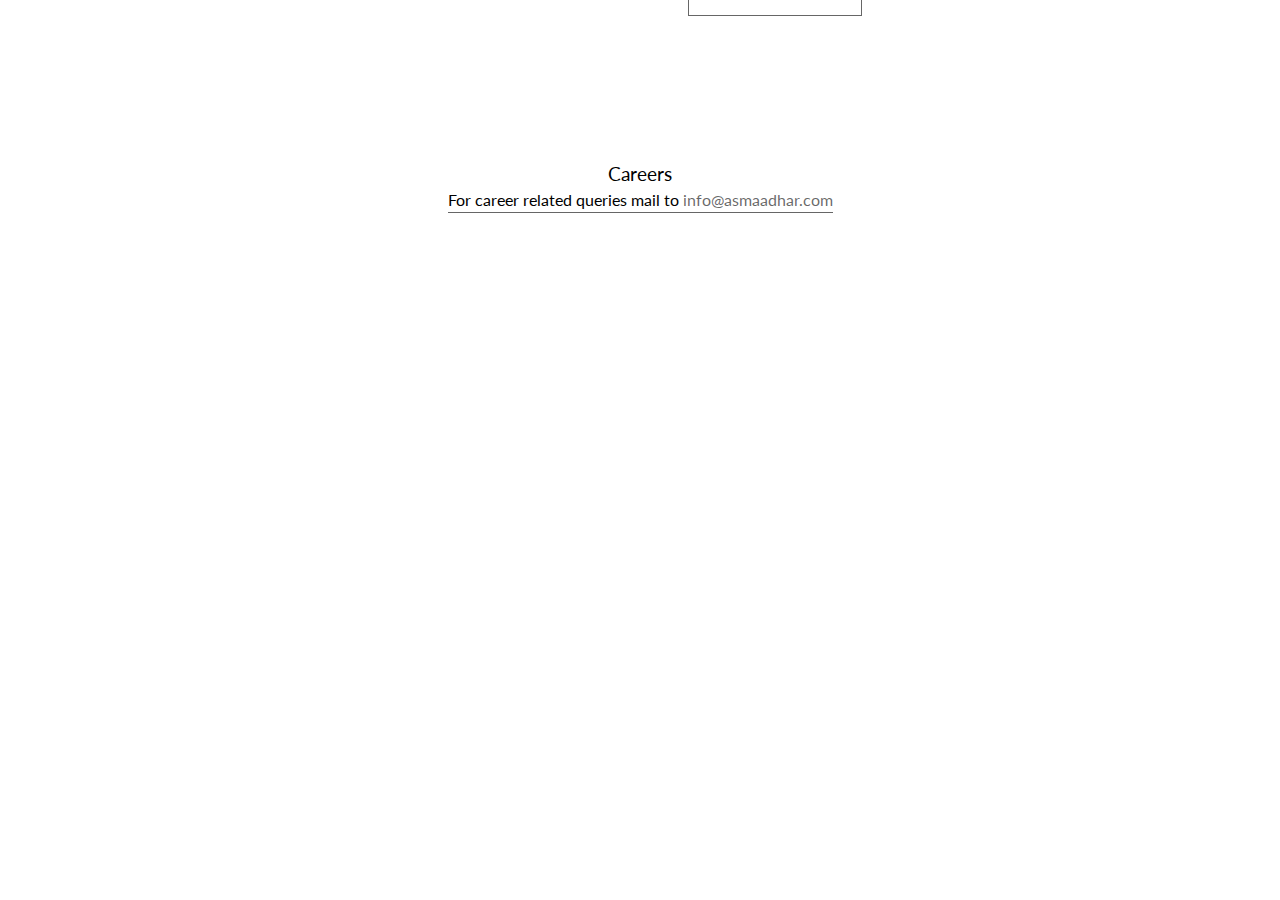
<file: contact.html>
<!DOCTYPE html>
<html lang="en">
<head>
    <meta charset="UTF-8">
    <meta name="viewport" content="width=device-width, initial-scale=1.0">
    <title>Contact</title>
     <!-- Fonts -->
     <link href="https://fonts.googleapis.com/css2?family=Lato:wght@100;300;400;700&display=swap" rel="stylesheet">
     <!-- Custom CSS -->
     <link rel="stylesheet" href="./assets/stylesheet/style.css">
</head>
<body class="contact-page">
   <!-- Call Us -->
    <div class="social-panel-container">
      <div class="social-panel">
          
          <button class="close-btn">&times;</button>
          <h4>Share your email, we will get in touch!</h4>
          <input type="email" class="social-panel-input">
      </div>
  </div>
  <button class="floating-btn">
      <img src="./assets/media/icons/envelope.png" alt="Envelope"> Mail Us
  </button>

     <!-- Social Media Icons -->
     <div class="social-media-icons">
      <ul class="social-icons">
          <li>
              <a href="http://www.facebook.com/AsmaAadhar" target="_blank" class="social-icon">
                  <img src="./assets/media/icons/facebook.png" alt="Facebook">
              </a>
          </li>
          <li>
              <a href="http://www.instagram.com/asma_aadhar/" target="_blank" class="social-icon">
                  <img src="./assets/media/icons/instagram.png" alt="Instagram">
              </a>
          </li>
          <li>
              <a href="https://www.linkedin.com/company/asmaadhar" target="_blank" class="social-icon">
                  <img src="./assets/media/icons/linkedin.png" alt="Linkedin">
              </a>
          </li>
      </ul>
  </div>
    
     <!-- Header Section -->
     <header class="header-section">
      <nav class="nav container space-between">
        <a href="./index.html" class="logo flex">
            <img class="logo-img" src="./assets/media/icons/Logo.png" alt="Logo">
            <h2 class="logo-text">Asma Aadhar</h2>
        </a>
        <label for="toggle" class="bars"><img src="./assets/media/icons/menu.jpg" alt="Hamburger"></label>
        <input type="checkbox" class="toggle" id="toggle">
        <div class="nav-menu">
            <ul class="nav-ul flex">
                <li class="nav-item">
                    <a class="nav-link" href="./index.html">Home</a>
                </li>
                <li class="nav-item">
                    <a class="nav-link" href="./projects.html">Projects</a>
                </li>
                <li class="nav-item">
                    <a class="nav-link" href="./about.html">About</a>
                </li>
                <li class="nav-item">
                    <a class="nav-link active" href="./contact.html">Contact Us</a>
                </li>
            </ul>
        </div>
    </nav>
    </header>
    <!--header section end-->
    
    
    <main class="contact-main">
        <!--hero section-->
        <section class="contact-get-in-touch padding">
          <h4 class="contact-hero-title" data-text="Get In Touch">Get In Touch</h4>
        </section>
        <!--hero end-->

        <!--contact info start-->
        <section class="contact-info">
          <div class="loc">
            <img src="./assets/media/icons/location.png" alt="location-logo">
            <h3>Location</h3>
            <address>Vipul Greens, Sohna Road, Sector 48,Gurugram, India</address>
          </div>
          <div class="phone">
            <img src="./assets/media/icons/phone.png" alt="phone-Number">
            <h3>Phone</h3>
            <p><a href="#">+91-965 020 2755</a></p>
          </div>
          <div class="mail">
            <img src="./assets/media/icons/mail.png" alt="mail-logo">
            <h3>E-Mail</h3>
            <p><a href="mailto:info@asmaadhar.com">info@asmaadhar.com</a></p>
          </div>
        </section>
        <!--contact-info end-->
        
        <!--contact text-->
          <article class="contact-text">
            <h3>Don't be a stranger</h3>
            <h4>Just say hello !!</h4>
            <p>Feel free to get in touch with us. We are always open to discussing new projects, creative ideas or opportunities to be part of your visions.</p>
            
          </article>
          <!--contact text end-->
          <!--contact form-->
          <article class="contact-form">
            <form action="#" required>
              <input type="name" placeholder="Name" required>
              <input type="email" placeholder="Email" required>
              <input type="text" placeholder="Company Name">
              <input type="number" placeholder="Phone Number" required>
              <textarea name="" placeholder="Message"></textarea>
              <div class="button-animate">
                  <button class="button-hover-effects">Send</button>
                       
              </div>
            </form>
            <!--Career section-->
          </article>
          <section class="contact-careers padding">
            <h3>Careers</h3>
            <p>For career related queries mail to <a href="info@asmaadhar.com">info@asmaadhar.com</a></p>
          </section>
          <!--map section-->
          <section class="contact-map">
            <iframe src="https://www.google.com/maps/embed?pb=!1m18!1m12!1m3!1d3509.1109968532364!2d77.03941096577456!3d28.415907439218152!2m3!1f0!2f0!3f0!3m2!1i1024!2i768!4f13.1!3m3!1m2!1s0x390d2299541f98a3%3A0xdb8e9367b61a2a30!2sVipul%20Greens!5e0!3m2!1sen!2sin!4v1590490383447!5m2!1sen!2sin" width="100%" height="65vh" frameborder="0" style="border:0;" allowfullscreen="" aria-hidden="false" tabindex="0"></iframe>
          </section>
        
      </main>
      <script src="./assets/js/index.js"></script>
</body>
</html>
</file>
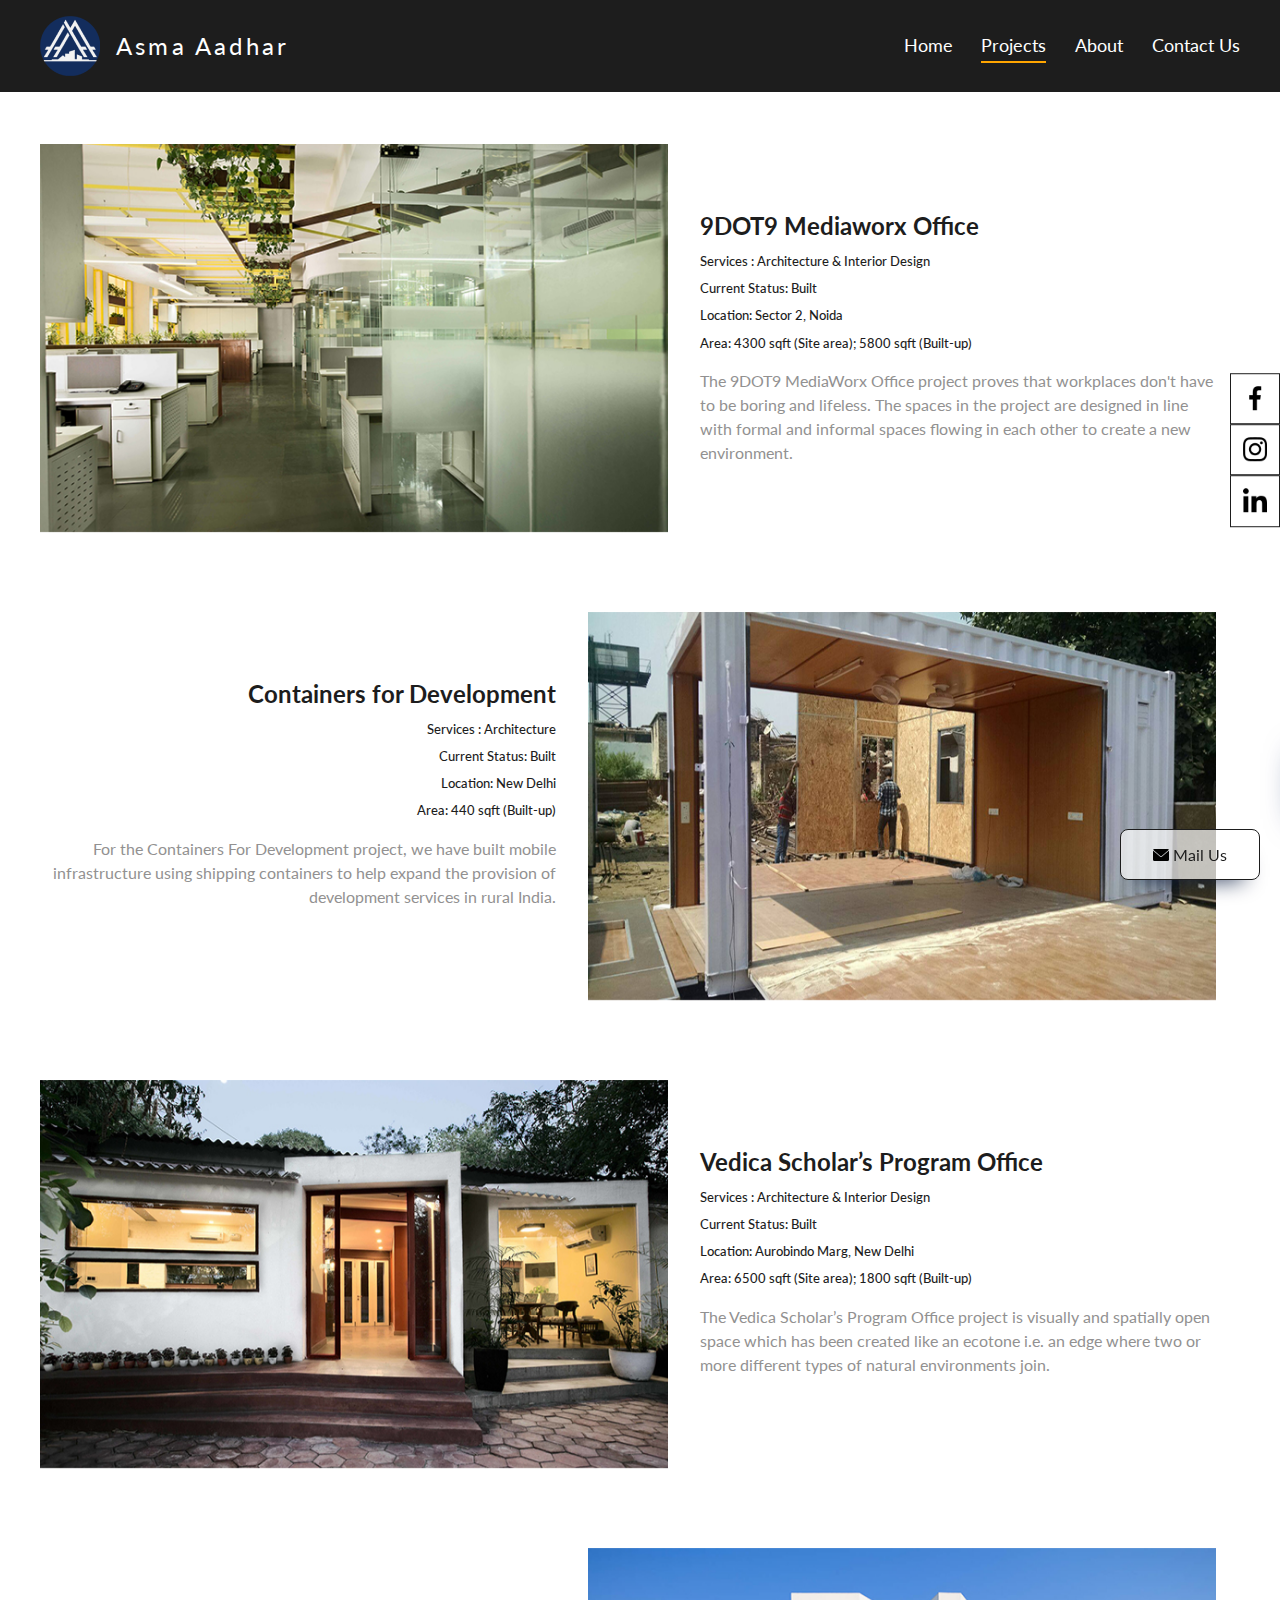
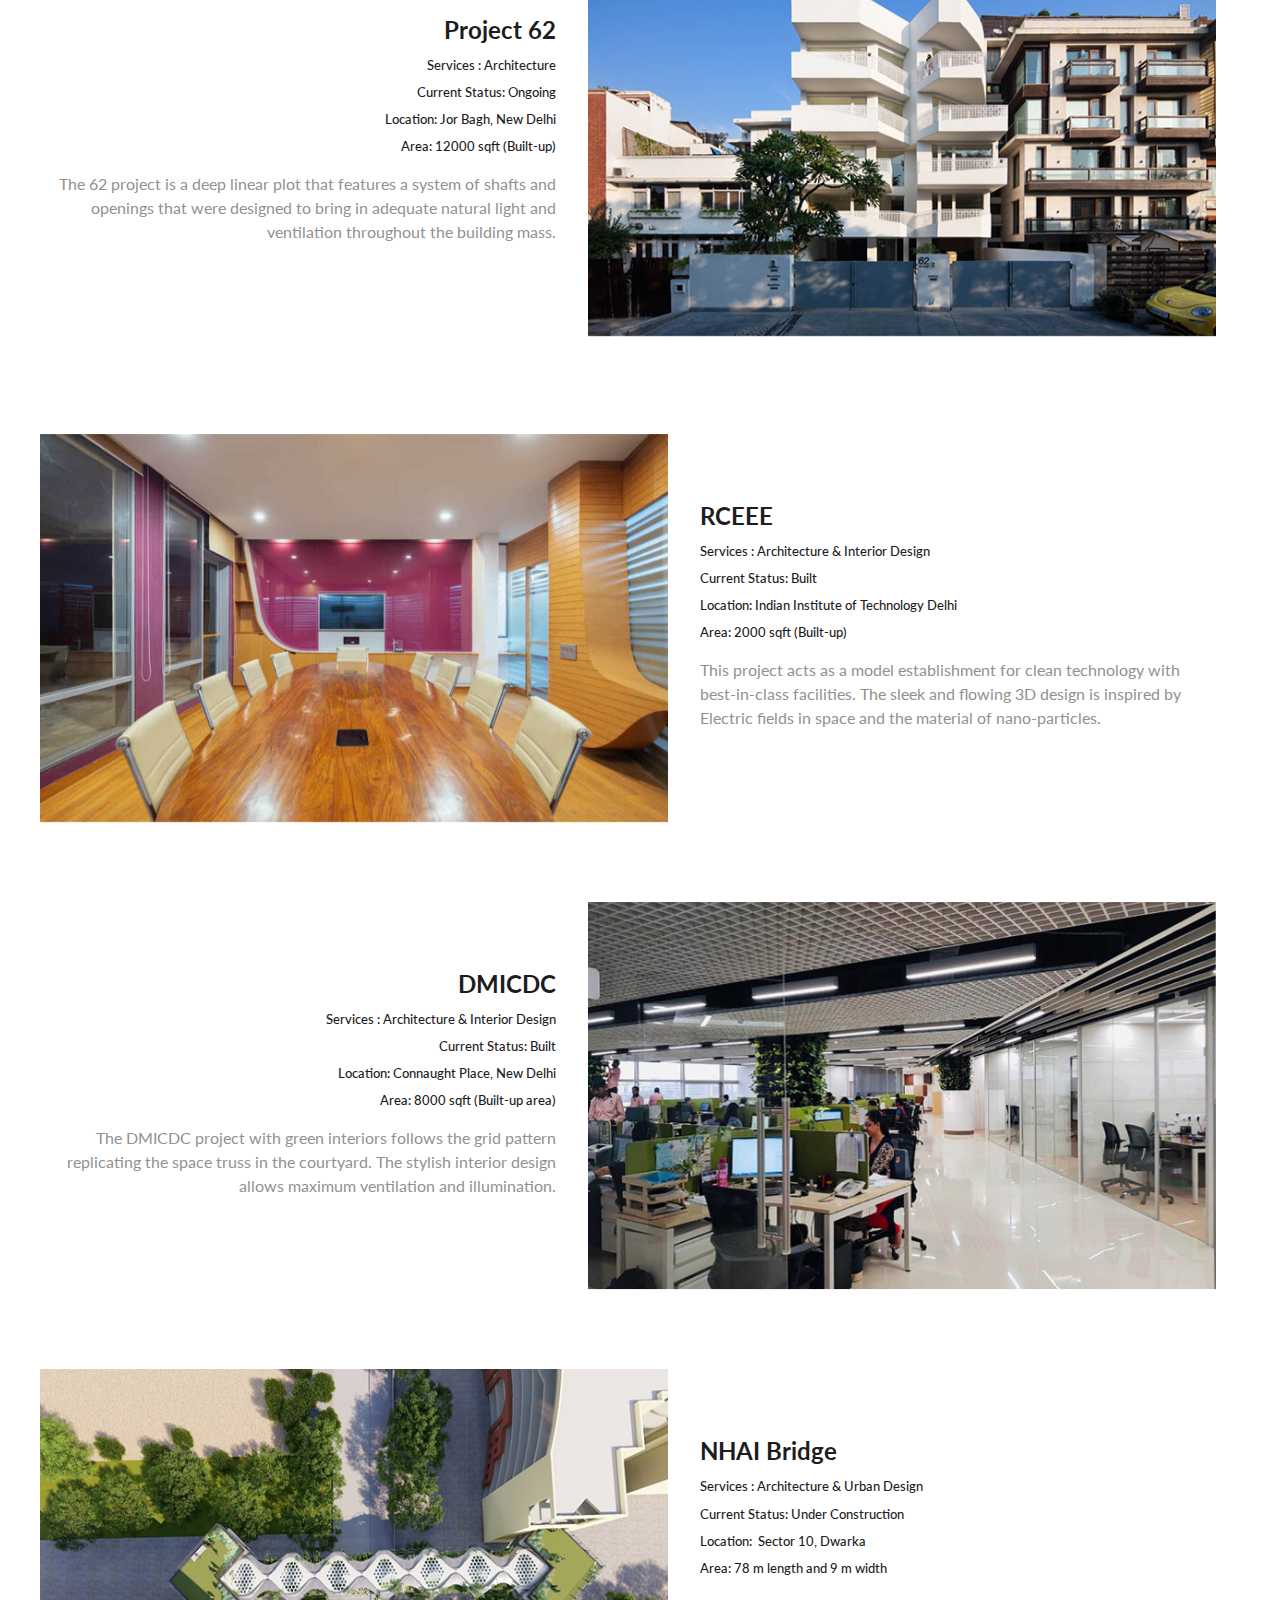
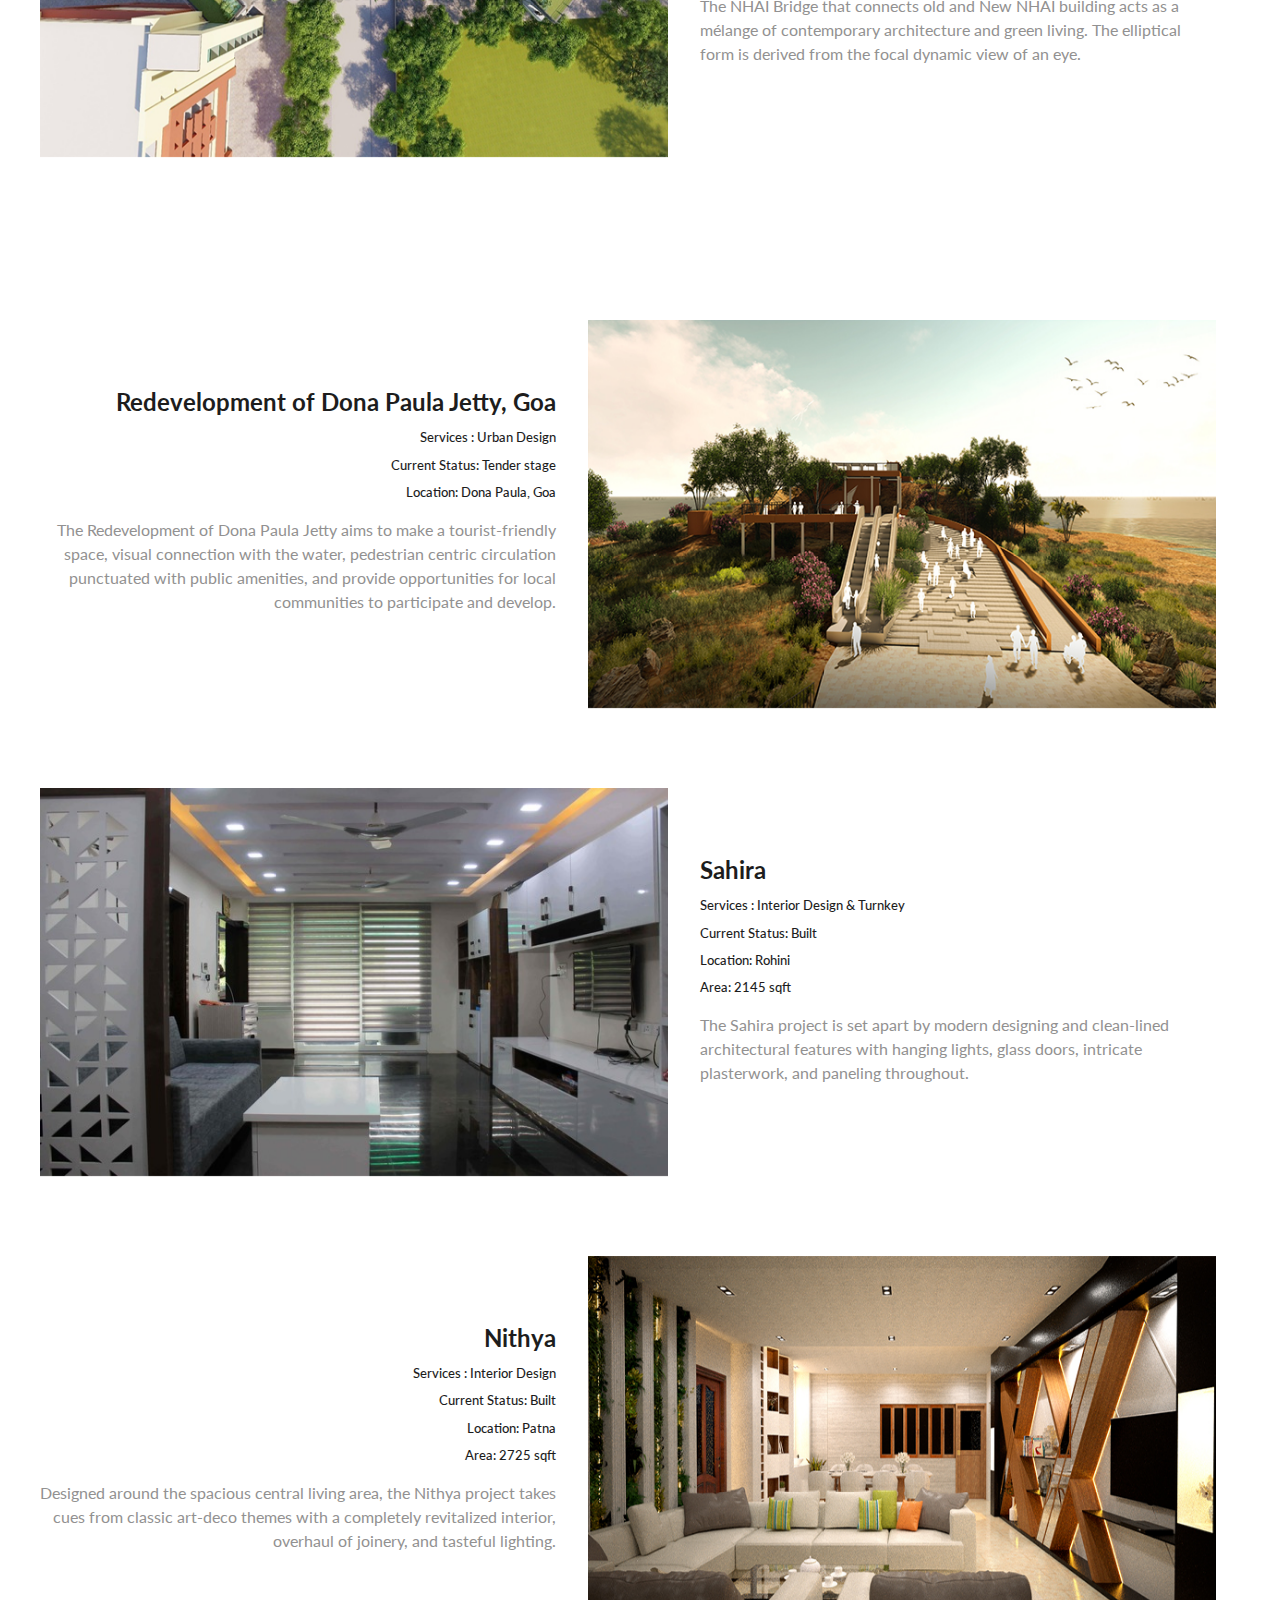
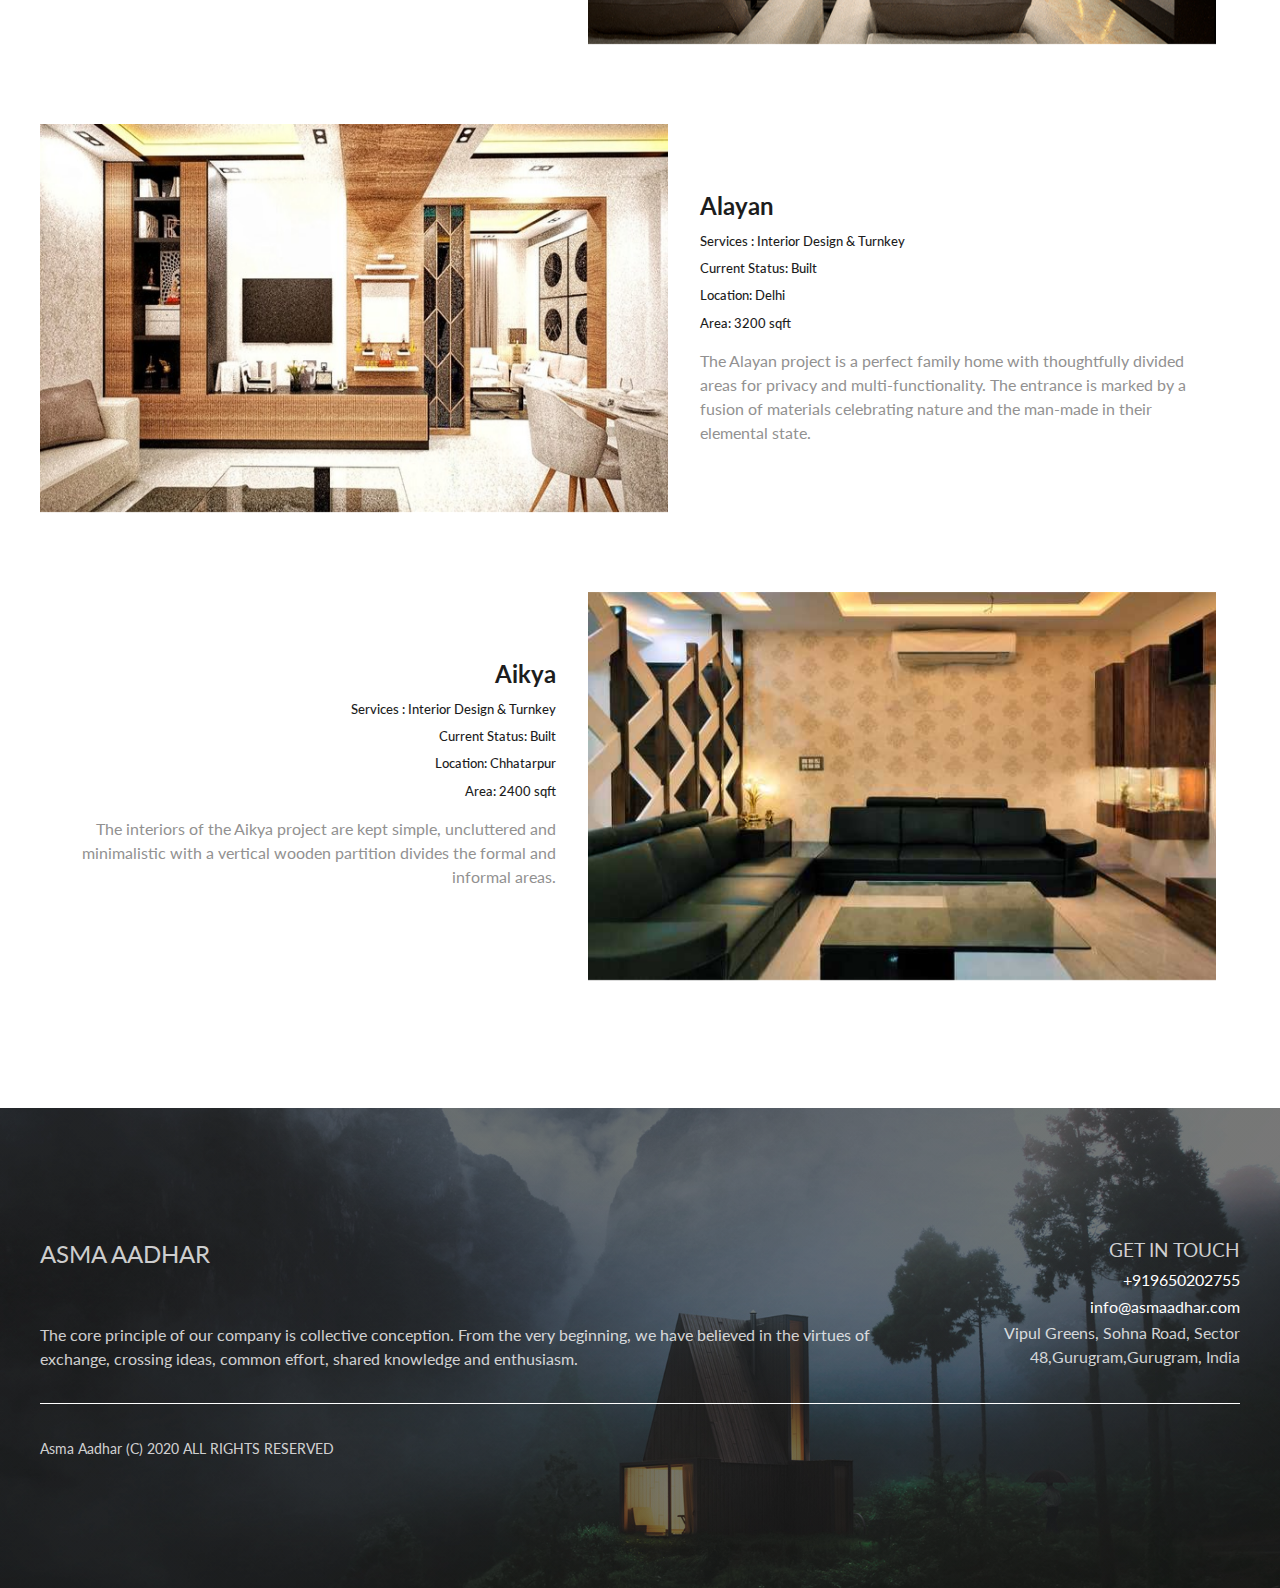
<file: projects.html>
<!DOCTYPE html>
<html lang="en">
  <head>
    <meta charset="UTF-8" />
    <meta name="viewport" content="width=device-width, initial-scale=1.0" />
    <title>Asma Aadhar</title>
    <!-- Owl Carousel CSS -->
    <link rel="stylesheet" href="./assets/stylesheet/owl.carousel.css" />
    <link
      rel="stylesheet"
      href="./assets/stylesheet/owl.theme.default.min.css"
    />
    <!-- Fonts -->
    <link
      href="https://fonts.googleapis.com/css2?family=Lato:wght@100;300;400;700&display=swap"
      rel="stylesheet"
    />
    <!-- Custom CSS -->
    <link rel="stylesheet" href="./assets/stylesheet/style.css" />
  </head>

  <body class="projects-body">
    <!-- Call Us -->
    <div class="social-panel-container">
      <div class="social-panel">
        <button class="close-btn">&times;</button>
        <h4>Share your email, we will get in touch!</h4>
        <input type="email" class="social-panel-input" />
      </div>
    </div>
    <button class="floating-btn">
      <img src="./assets/media/icons/envelope.png" alt="Envelope" /> Mail Us
    </button>

    <!-- Social Media Icons -->
    <div class="social-media-icons">
      <ul class="social-icons">
        <li>
          <a
            href="http://www.facebook.com/AsmaAadhar"
            target="_blank"
            class="social-icon"
          >
            <img src="./assets/media/icons/facebook.png" alt="Facebook" />
          </a>
        </li>
        <li>
          <a
            href="http://www.instagram.com/asma_aadhar/"
            target="_blank"
            class="social-icon"
          >
            <img src="./assets/media/icons/instagram.png" alt="Instagram" />
          </a>
        </li>
        <li>
          <a
            href="https://www.linkedin.com/company/asmaadhar"
            target="_blank"
            class="social-icon"
          >
            <img src="./assets/media/icons/linkedin.png" alt="Linkedin" />
          </a>
        </li>
      </ul>
    </div>

    <!-- Header Section -->
    <header class="header-section">
      <nav class="nav container space-between">
        <a href="./index.html" class="logo flex">
          <img
            class="logo-img"
            src="./assets/media/icons/Logo.png"
            alt="Logo"
          />
          <h2 class="logo-text">Asma Aadhar</h2>
        </a>
        <label for="toggle" class="bars"
          ><img src="./assets/media/icons/menu.jpg" alt="Hamburger"
        /></label>
        <input type="checkbox" class="toggle" id="toggle" />
        <div class="nav-menu">
          <ul class="nav-ul flex">
            <li class="nav-item">
              <a class="nav-link" href="./index.html">Home</a>
            </li>
            <li class="nav-item">
              <a class="nav-link active" href="./projects.html">Projects</a>
            </li>
            <li class="nav-item">
              <a class="nav-link" href="./about.html">About</a>
            </li>
            <li class="nav-item">
              <a class="nav-link" href="./contact.html">Contact Us</a>
            </li>
          </ul>
        </div>
      </nav>
    </header>

    <!-- Project Main Section -->
    <main class="project-main">
      <div class="project-div">
        <!-- Project 1 -->
        <div class="project-1 flex container" id="project1">
          <div class="project-image owl-carousel owl-theme project-carousel">
            <img
              src="assets/media/project-images/1_9DOT9/01.jpg"
              alt="9DOT9 Workspace Entry Area"
            />
            <img
              src="assets/media/project-images/1_9DOT9/02.jpg"
              alt="9DOT9 Workspace"
            />
            <img
              src="assets/media/project-images/1_9DOT9/03.jpg"
              alt="9DOT9 Conference Room"
            />
            <img
              src="assets/media/project-images/1_9DOT9/04.jpg"
              alt="9DOT9 Green Wall"
            />
          </div>

          <div class="project-text">
            <h2 class="project-header hover">9DOT9 Mediaworx Office</h2>
            <p class="project-details">
              Services : Architecture & Interior Design
            </p>
            <p class="project-details">Current Status: Built</p>
            <p class="project-details">Location: Sector 2, Noida</p>
            <p class="project-details">
              Area: 4300 sqft (Site area); 5800 sqft (Built-up)
            </p>

            <p class="project-content">
              The 9DOT9 MediaWorx Office project proves that workplaces don't
              have to be boring and lifeless. The spaces in the project are
              designed in line with formal and informal spaces flowing in each
              other to create a new environment.
            </p>
          </div>
        </div>
        <!-- Project 2 -->
        <div class="project-2 flex container right" id="project2">
          <div class="project-text">
            <h2 class="project-header hover">Containers for Development</h2>
            <p class="project-details">Services : Architecture</p>
            <p class="project-details">Current Status: Built</p>
            <p class="project-details">Location: New Delhi</p>
            <p class="project-details">Area: 440 sqft (Built-up)</p>

            <p class="project-content">
              For the Containers For Development project, we have built mobile
              infrastructure using shipping containers to help expand the
              provision of development services in rural India.
            </p>
          </div>

          <div
            class="project-image owl-carousel owl-theme project-carousel right"
          >
            <img
              src="assets/media/project-images/2_ AADHAN/01.jpg"
              alt="AADHAN1 Container"
            />
            <img
              src="assets/media/project-images/2_ AADHAN/02.jpg"
              alt="AADHAN2 IV1"
            />
            <img
              src="assets/media/project-images/2_ AADHAN/03.jpg"
              alt="AADHAN3 IV2"
            />
            <img
              src="assets/media/project-images/2_ AADHAN/04.jpg"
              alt="AADHAN4 IV3"
            />
            <img
              src="assets/media/project-images/2_ AADHAN/05.jpg"
              alt="AADHAN5 IV4"
            />
            <img
              src="assets/media/project-images/2_ AADHAN/06.jpg"
              alt="AADHAN6 Container Construction"
            />
            <img
              src="assets/media/project-images/2_ AADHAN/07.jpg"
              alt="AADHAN7 Side View"
            />
            <img
              src="assets/media/project-images/2_ AADHAN/08.jpg"
              alt="AADHAN8 Classroom"
            />
          </div>
        </div>
        <!-- Project 3 -->
        <div class="project-1 flex container" id="project3">
          <div class="project-image owl-carousel owl-theme project-carousel">
            <img
              src="assets/media/project-images/3_VSP/01.jpg"
              alt="VSP1 Entry Area"
            />
            <img
              src="assets/media/project-images/3_VSP/02.jpg"
              alt="VSP2 Cabin Area"
            />
            <img
              src="assets/media/project-images/3_VSP/03.jpg"
              alt="VSP3 Cafeteria"
            />
            <img
              src="assets/media/project-images/3_VSP/04.jpg"
              alt="VSP4 Aisle"
            />
          </div>

          <div class="project-text">
            <h2 class="project-header hover">
              Vedica Scholar’s Program Office
            </h2>
            <p class="project-details">
              Services : Architecture & Interior Design
            </p>
            <p class="project-details">Current Status: Built</p>
            <p class="project-details">Location: Aurobindo Marg, New Delhi</p>
            <p class="project-details">
              Area: 6500 sqft (Site area); 1800 sqft (Built-up)
            </p>

            <p class="project-content">
              The Vedica Scholar’s Program Office project is visually and
              spatially open space which has been created like an ecotone i.e.
              an edge where two or more different types of natural environments
              join.
            </p>
          </div>
        </div>
        <!-- Project 4 -->
        <div class="project-2 flex container" id="project4">
          <div class="project-text">
            <h2 class="project-header hover">Project 62</h2>
            <p class="project-details">Services : Architecture</p>
            <p class="project-details">Current Status: Ongoing</p>
            <p class="project-details">Location: Jor Bagh, New Delhi</p>
            <p class="project-details">Area: 12000 sqft (Built-up)</p>

            <p class="project-content">
              The 62 project is a deep linear plot that features a system of
              shafts and openings that were designed to bring in adequate
              natural light and ventilation throughout the building mass.
            </p>
          </div>

          <div
            class="project-image owl-carousel owl-theme project-carousel right"
          >
            <img
              src="assets/media/project-images/4_JORBAGH/01_jb.jpg"
              alt="4_JORBAGH1 Side-elevation"
            />
            <img
              src="assets/media/project-images/4_JORBAGH/04_jb.jpg"
              alt="4_JORBAGH Front-elevation"
            />
          </div>
        </div>

        <!-- Project 5 -->
        <div class="project-1 flex container" id="project5">
          <div class="project-image owl-carousel owl-theme project-carousel">
            <img
              src="assets/media/project-images/5_RCEE/02_iitd.jpg"
              alt="IITD Conference Room"
            />
            <img
              src="assets/media/project-images/5_RCEE/01 _iitd.jpg"
              alt="IITD Display Area"
            />
            <img
              src="assets/media/project-images/5_RCEE/03_iitd.jpg"
              alt="IITD Office Area"
            />
            <img
              src="assets/media/project-images/5_RCEE/04_iitd.jpg"
              alt="IITD Isometric"
            />
          </div>

          <div class="project-text">
            <h2 class="project-header hover">RCEEE</h2>
            <p class="project-details">
              Services : Architecture & Interior Design
            </p>
            <p class="project-details">Current Status: Built</p>
            <p class="project-details">
              Location: Indian Institute of Technology Delhi
            </p>
            <p class="project-details">Area: 2000 sqft (Built-up)</p>

            <p class="project-content">
              This project acts as a model establishment for clean technology
              with best-in-class facilities. The sleek and flowing 3D design is
              inspired by Electric fields in space and the material of
              nano-particles.
            </p>
          </div>
        </div>
        <!-- Project 6 -->
        <div class="project-2 flex container" id="project6">
          <div class="project-text">
            <h2 class="project-header hover">DMICDC</h2>
            <p class="project-details">
              Services : Architecture & Interior Design
            </p>
            <p class="project-details">Current Status: Built</p>
            <p class="project-details">Location: Connaught Place, New Delhi</p>
            <p class="project-details">Area: 8000 sqft (Built-up area)</p>

            <p class="project-content">
              The DMICDC project with green interiors follows the grid pattern
              replicating the space truss in the courtyard. The stylish interior
              design allows maximum ventilation and illumination.
            </p>
          </div>

          <div
            class="project-image owl-carousel owl-theme project-carousel right"
          >
            <img
              src="assets/media/project-images/6_DMICDC/01.jpg"
              alt="DMICDC Work Space"
            />
            <img
              src="assets/media/project-images/6_DMICDC/02.jpg"
              alt="DMICDC Sitting Area"
            />
            <img
              src="assets/media/project-images/6_DMICDC/03.jpg"
              alt="DMICDC Awaiting Area"
            />
            <img
              src="assets/media/project-images/6_DMICDC/05.jpg"
              alt="DMICDC Reception"
            />
          </div>
        </div>
        <!-- Project 7 -->
        <div class="project-1 flex container" id="project7">
          <div class="project-image owl-carousel owl-theme project-carousel">
            <img
              src="assets/media/project-images/7_NHAIbridge/01.JPG"
              alt="NHAI Bird View"
            />
            <img
              src="assets/media/project-images/7_NHAIbridge/02.JPG"
              alt="NHAI Entry Point"
            />
            <img
              src="assets/media/project-images/7_NHAIbridge/03.JPG"
              alt="NHAI Walking Area"
            />
            <img
              src="assets/media/project-images/7_NHAIbridge/04.JPG"
              alt="NHAI Side Elevation"
            />
          </div>

          <div class="project-text">
            <h2 class="project-header hover">NHAI Bridge</h2>
            <p class="project-details">
              Services : Architecture & Urban Design
            </p>
            <p class="project-details">Current Status: Under Construction</p>
            <p class="project-details">Location:  Sector 10, Dwarka</p>
            <p class="project-details">Area: 78 m length and 9 m width</p>

            <p class="project-content">
              The NHAI Bridge that connects old and New NHAI building acts as a
              mélange of contemporary architecture and green living. The
              elliptical form is derived from the focal dynamic view of an eye.
            </p>
          </div>
        </div>
        <!-- Project 8 -->
        <div class="project-2 flex container" id="project8">
          <div class="project-text">
            <h2 class="project-header hover">
              Redevelopment of Dona Paula Jetty, Goa
            </h2>
            <p class="project-details">Services : Urban Design</p>
            <p class="project-details">Current Status: Tender stage</p>
            <p class="project-details">Location: Dona Paula, Goa</p>
            <p class="project-content">
              The Redevelopment of Dona Paula Jetty aims to make a
              tourist-friendly space, visual connection with the water,
              pedestrian centric circulation punctuated with public amenities,
              and provide opportunities for local communities to participate and
              develop.
            </p>
          </div>

          <div
            class="project-image owl-carousel owl-theme project-carousel right"
          >
            <img
              src="assets/media/project-images/8_DonaPaula/01.jpg"
              alt="Dona paula Entry Area"
            />
            <img
              src="assets/media/project-images/8_DonaPaula/02.jpg"
              alt="Dona paula Isometric"
            />
            <img
              src="assets/media/project-images/8_DonaPaula/03.jpg"
              alt="Dona paula Skew Plan"
            />
          </div>
        </div>
        <!-- Project 9 -->
        <div class="project-1 flex container" id="project9">
          <div class="project-image owl-carousel owl-theme project-carousel">
            <img
              src="assets/media/project-images/9_Rahuljain/01.jpg"
              alt="Rahul Jain Living Room"
            />
            <img
              src="assets/media/project-images/9_Rahuljain/02.jpg"
              alt="Rahul Jain Living Rendered view"
            />
            <img
              src="assets/media/project-images/9_Rahuljain/03.jpg"
              alt="Rahul Jain Dining Area"
            />
            <img
              src="assets/media/project-images/9_Rahuljain/04.jpg"
              alt="Rahul Jain Kid Room"
            />
          </div>

          <div class="project-text">
            <h2 class="project-header hover">Sahira</h2>
            <p class="project-details">Services : Interior Design & Turnkey</p>
            <p class="project-details">Current Status: Built</p>
            <p class="project-details">Location: Rohini</p>
            <p class="project-details">Area: 2145 sqft</p>

            <p class="project-content">
              The Sahira project is set apart by modern designing and
              clean-lined architectural features with hanging lights, glass
              doors, intricate plasterwork, and paneling throughout.
            </p>
          </div>
        </div>
        <!-- Project 10 -->
        <div class="project-2 flex container" id="project10">
          <div class="project-text">
            <h2 class="project-header hover">Nithya</h2>
            <p class="project-details">Services : Interior Design</p>
            <p class="project-details">Current Status: Built</p>
            <p class="project-details">Location: Patna</p>
            <p class="project-details">Area: 2725 sqft</p>
            <p class="project-content">
              Designed around the spacious central living area, the Nithya
              project takes cues from classic art-deco themes with a completely
              revitalized interior, overhaul of joinery, and tasteful lighting.
            </p>
          </div>

          <div
            class="project-image owl-carousel owl-theme project-carousel right"
          >
            <img
              src="assets/media/project-images/10_ManojJha/01.jpg"
              alt="Manoj Jha Living Room"
            />
            <img
              src="assets/media/project-images/10_ManojJha/02.jpg"
              alt="Manoj Jha Dining Area"
            />
            <img
              src="assets/media/project-images/10_ManojJha/03.jpg"
              alt="Manoj Jha Dining Area"
            />
            <img
              src="assets/media/project-images/10_ManojJha/04.jpg"
              alt="Manoj Jha Panoromic"
            />
          </div>
        </div>

        <!-- Project 11 -->
        <div class="project-1 flex container" id="project11">
          <div class="project-image owl-carousel owl-theme project-carousel">
            <img
              src="assets/media/project-images/11_AshokGupta/01.jpg"
              alt="Ashok Gupta Drawing Room"
            />
            <img
              src="assets/media/project-images/11_AshokGupta/02.jpg"
              alt="Ashok Gupta Living Room"
            />
            <img
              src="assets/media/project-images/11_AshokGupta/03.jpg"
              alt="Ashok Gupta Sitting Area"
            />
            <img
              src="assets/media/project-images/11_AshokGupta/04.jpg"
              alt="Ashok Gupta Bedroom"
            />
          </div>

          <div class="project-text">
            <h2 class="project-header hover">Alayan</h2>
            <p class="project-details">Services : Interior Design & Turnkey</p>
            <p class="project-details">Current Status: Built</p>
            <p class="project-details">Location: Delhi</p>
            <p class="project-details">Area: 3200 sqft</p>

            <p class="project-content">
              The Alayan project is a perfect family home with thoughtfully
              divided areas for privacy and multi-functionality. The entrance is
              marked by a fusion of materials celebrating nature and the
              man-made in their elemental state.
            </p>
          </div>
        </div>
        <!-- Project 12 -->
        <div class="project-2 flex container" id="project12">
          <div class="project-text">
            <h2 class="project-header hover">Aikya</h2>
            <p class="project-details">Services : Interior Design & Turnkey</p>
            <p class="project-details">Current Status: Built</p>
            <p class="project-details">Location: Chhatarpur</p>
            <p class="project-details">Area: 2400 sqft</p>

            <p class="project-content">
              The interiors of the Aikya project are kept simple, uncluttered
              and minimalistic with a vertical wooden partition divides the
              formal and informal areas.
            </p>
          </div>

          <div class="project-image owl-carousel owl-theme project-carousel">
            <img
              src="assets/media/project-images/12_Amit/01.jpg"
              alt="Amit Drawing Room"
            />
            <img
              src="assets/media/project-images/12_Amit/03.jpg"
              alt="Amit Living Room"
            />
            <img
              src="assets/media/project-images/12_Amit/04.jpg"
              alt="Amit Kitchen"
            />
          </div>
        </div>
      </div>

      <!-- Button -->
    </main>

    <!-- Footer Section -->
    <footer class="footer-section padding">
      <div class="container footer-container">
        <div class="footer-top">
          <div class="footer-left">
            <h2>ASMA AADHAR</h2>
            <p class="footer-left-content">
              The core principle of our company is collective conception. From
              the very beginning, we have believed in the virtues of exchange,
              crossing ideas, common effort, shared knowledge and enthusiasm.
            </p>
          </div>
          <div class="footer-right">
            <h3>GET IN TOUCH</h3>
            <p class="footer-right-content"></p>
            <p class="footer-right-content footer-right-content-phone">
              <a href="#">+919650202755</a>
            </p>
            <p class="footer-right-content footer-right-content-email">
              <a href="mailto:info@asmaadhar.com">info@asmaadhar.com</a>
            </p>
            <p class="footer-right-content footer-right-content-address">
              Vipul Greens, Sohna Road, Sector 48,Gurugram,Gurugram, India
            </p>
          </div>
        </div>
        <div class="footer-bottom">
          <div class="footer-left">
            <small class="copyright">
              Asma Aadhar (C) 2020 ALL RIGHTS RESERVED
            </small>
          </div>
          <div class="footer-right"></div>
        </div>
      </div>
    </footer>

    <!-- Owl Carousel Script -->
    <script src="./assets/js/carousel/jquery.min.js"></script>
    <script src="./assets/js/carousel/owl.carousel.js"></script>
    <script>
      $(".project-carousel").owlCarousel({
        loop: true,
        autoplay: true,
        items: 1,
        nav: true,
        autoplayHoverPause: true,
        mousedrag: true,
        dots: false,
        fluidSpeed: 1,
      });
    </script>
    <script src="./assets/js/index.js"></script>
  </body>
</html>
</file>
<file: assets/stylesheet/style.css>
/* http://meyerweb.com/eric/tools/css/reset/ 
   v2.0 | 20110126
   License: none (public domain)
*/
html, body, div, span, applet, object, iframe,
h1, h2, h3, h4, h5, h6, p, blockquote, pre,
a, abbr, acronym, address, big, cite, code,
del, dfn, em, img, ins, kbd, q, s, samp,
small, strike, strong, sub, sup, tt, var,
b, u, i, center,
dl, dt, dd, ol, ul, li,
fieldset, form, label, legend,
table, caption, tbody, tfoot, thead, tr, th, td,
article, aside, canvas, details, embed,
figure, figcaption, footer, header, hgroup,
menu, nav, output, ruby, section, summary,
time, mark, audio, video {
  margin: 0;
  padding: 0;
  border: 0;
  font-size: 100%;
  font: inherit;
  vertical-align: baseline;
}

/* HTML5 display-role reset for older browsers */
article, aside, details, figcaption, figure,
footer, header, hgroup, menu, nav, section {
  display: block;
}

body {
  line-height: 1;
}

ol, ul {
  list-style: none;
}

blockquote, q {
  quotes: none;
}

blockquote:before, blockquote:after,
q:before, q:after {
  content: '';
  content: none;
}

table {
  border-collapse: collapse;
  border-spacing: 0;
}

h1 {
  font-size: 2rem;
}

h2 {
  font-size: 1.5rem;
}

h3 {
  font-size: 1.17rem;
}

h4 {
  font-size: 1rem;
}

h5 {
  font-size: 0.83rem;
}

h6 {
  font-size: 0.67rem;
}

*,
*::after,
*::before {
  -webkit-box-sizing: border-box;
          box-sizing: border-box;
}

html {
  font-size: 16px;
}

@media all and (max-width: 545px) {
  html {
    font-size: 12px;
  }
}

body {
  font-family: "Lato", sans-serif;
  line-height: 1.5;
}

a {
  text-decoration: none;
  cursor: pointer;
}

.container {
  max-width: 1200px;
  margin: 0 auto;
}

@media screen and (min-width: 1400px) {
  .container {
    max-width: 1320px;
  }
}

@media screen and (min-width: 1600px) {
  .container {
    max-width: 1520px;
  }
}

@media screen and (min-width: 1800px) {
  .container {
    max-width: 1720px;
  }
}

.flex {
  display: -webkit-box;
  display: -ms-flexbox;
  display: flex;
}

.space-between {
  display: -webkit-box;
  display: -ms-flexbox;
  display: flex;
  -webkit-box-pack: justify;
      -ms-flex-pack: justify;
          justify-content: space-between;
  -webkit-box-align: center;
      -ms-flex-align: center;
          align-items: center;
}

.padding {
  padding: 2em 0;
}

button {
  outline: 0;
  cursor: pointer;
}

.social-media-icons {
  position: fixed;
  z-index: 100;
  right: 0;
  top: 50%;
  -webkit-transform: translateY(-50%);
          transform: translateY(-50%);
  background: rgba(255, 255, 255, 0.6);
}

.social-media-icons .social-icon {
  padding: 0.75em 0.75em 0.45em;
  border: 0.75px solid #1d1d1d;
}

.social-media-icons .social-icon:hover {
  background: rgba(255, 255, 255, 0.7);
}

.social-media-icons .social-icon img {
  height: 24px;
  width: 24px;
}

.social-media-icons a {
  display: inline-block;
}

.hidden-services {
  visibility: hidden;
}

.header-section {
  background: transparent;
  padding: 1rem 0;
  font-size: 1.1rem;
  position: fixed;
  z-index: 10000;
  width: 100%;
}

.header-section .nav .logo {
  letter-spacing: 0.2rem;
  color: #ffffff;
  -webkit-box-align: center;
      -ms-flex-align: center;
          align-items: center;
  z-index: 100;
}

.header-section .nav .logo-img {
  height: 60px;
  width: 60px;
  margin-right: 1rem;
}

@media all and (max-width: 545px) {
  .header-section .logo-text {
    font-size: 1.1rem;
    letter-spacing: 0.05rem;
  }
}

.header-section .toggle, .header-section .bars, .header-section .close {
  display: none;
  z-index: 100;
}

.header-section .nav-link {
  color: #ffffff;
  margin-left: 1.8rem;
}

.header-section .active {
  border-bottom: 2.5px solid orange;
  padding-bottom: 5px;
}

@media all and (max-width: 1200px) {
  .header-section {
    padding-left: 2em;
    padding-right: 2em;
  }
}

@media all and (max-width: 745px) {
  .header-section .nav-menu {
    display: none;
  }
  .header-section .bars {
    display: block;
  }
  .header-section .bars img {
    width: 32px;
    height: 32px;
  }
  .header-section .toggle:checked + .nav-menu {
    display: block;
    position: fixed;
    left: 0;
    top: 0;
    right: 0;
    bottom: 0;
    background: #1d1d1d;
    height: 100vh;
    display: -webkit-box;
    display: -ms-flexbox;
    display: flex;
    -webkit-box-pack: center;
        -ms-flex-pack: center;
            justify-content: center;
    -webkit-box-align: center;
        -ms-flex-align: center;
            align-items: center;
    -webkit-box-orient: vertical;
    -webkit-box-direction: normal;
        -ms-flex-direction: column;
            flex-direction: column;
    margin-bottom: 1rem;
    font-size: 1.8rem;
  }
  .header-section .toggle:checked + .nav-menu li {
    margin-bottom: 1rem;
  }
  .header-section .toggle:checked + .nav-menu .close {
    display: block;
  }
  .header-section .nav-ul {
    -webkit-box-orient: vertical;
    -webkit-box-direction: normal;
        -ms-flex-direction: column;
            flex-direction: column;
  }
  .header-section .close {
    position: absolute;
    top: 14%;
    right: 8%;
    z-index: 1500;
  }
}

.background-black {
  background: #1d1d1d;
}

.button-animate {
  position: relative;
  display: -webkit-box;
  display: -ms-flexbox;
  display: flex;
  -webkit-box-align: center;
      -ms-flex-align: center;
          align-items: center;
}

.button-animate .button-hover-effects {
  position: relative;
  background: transparent;
  border: 0.5px solid darkslategray;
  font-size: 1rem;
  text-transform: uppercase;
  padding: 0.5rem 2rem;
  color: #1d1d1d;
}

.button-animate .button-hover-effects:before {
  content: '';
  position: absolute;
  top: 0px;
  left: 0px;
  width: 0;
  height: 0;
  background: transparent;
  border: 1.5px solid transparent;
}

.button-animate .button-hover-effects:hover:before {
  -webkit-animation: animate 1s linear forwards;
          animation: animate 1s linear forwards;
}

.button-animate .button-hover-effects:after {
  content: '';
  position: absolute;
  top: 0px;
  left: 0px;
  width: 0;
  height: 0;
  background: transparent;
  border: 1.5px solid transparent;
}

.button-animate .button-hover-effects:hover:after {
  -webkit-animation: animate2 1s linear forwards;
          animation: animate2 1s linear forwards;
}

@-webkit-keyframes animate {
  0% {
    width: 0;
    height: 0;
    border-top-color: #1d1d1d;
    border-right-color: transparent;
    border-bottom-color: transparent;
    border-left-color: transparent;
  }
  50% {
    width: 100%;
    height: 0;
    border-top-color: #1d1d1d;
    border-right-color: #1d1d1d;
    border-bottom-color: transparent;
    border-left-color: transparent;
  }
  100% {
    width: 100%;
    height: 100%;
    border-top-color: #1d1d1d;
    border-right-color: #1d1d1d;
    border-bottom-color: transparent;
    border-left-color: transparent;
  }
}

@keyframes animate {
  0% {
    width: 0;
    height: 0;
    border-top-color: #1d1d1d;
    border-right-color: transparent;
    border-bottom-color: transparent;
    border-left-color: transparent;
  }
  50% {
    width: 100%;
    height: 0;
    border-top-color: #1d1d1d;
    border-right-color: #1d1d1d;
    border-bottom-color: transparent;
    border-left-color: transparent;
  }
  100% {
    width: 100%;
    height: 100%;
    border-top-color: #1d1d1d;
    border-right-color: #1d1d1d;
    border-bottom-color: transparent;
    border-left-color: transparent;
  }
}

@-webkit-keyframes animate2 {
  0% {
    width: 0;
    height: 0;
    border-top-color: transparent;
    border-right-color: transparent;
    border-bottom-color: transparent;
    border-left-color: #1d1d1d;
  }
  50% {
    width: 0;
    height: 100%;
    border-top-color: transparent;
    border-right-color: transparent;
    border-bottom-color: #1d1d1d;
    border-left-color: #1d1d1d;
  }
  100% {
    width: 100%;
    height: 100%;
    border-top-color: transparent;
    border-right-color: transparent;
    border-bottom-color: #1d1d1d;
    border-left-color: #1d1d1d;
  }
}

@keyframes animate2 {
  0% {
    width: 0;
    height: 0;
    border-top-color: transparent;
    border-right-color: transparent;
    border-bottom-color: transparent;
    border-left-color: #1d1d1d;
  }
  50% {
    width: 0;
    height: 100%;
    border-top-color: transparent;
    border-right-color: transparent;
    border-bottom-color: #1d1d1d;
    border-left-color: #1d1d1d;
  }
  100% {
    width: 100%;
    height: 100%;
    border-top-color: transparent;
    border-right-color: transparent;
    border-bottom-color: #1d1d1d;
    border-left-color: #1d1d1d;
  }
}

.social-panel-container {
  position: fixed;
  right: 0;
  bottom: 80px;
  -webkit-transform: translateX(100%);
          transform: translateX(100%);
  -webkit-transition: -webkit-transform 0.4s ease-in-out;
  transition: -webkit-transform 0.4s ease-in-out;
  transition: transform 0.4s ease-in-out;
  transition: transform 0.4s ease-in-out, -webkit-transform 0.4s ease-in-out;
  z-index: 150;
}

.social-panel-container.visible {
  -webkit-transform: translateX(-10px);
          transform: translateX(-10px);
}

.social-panel {
  background-color: #fff;
  border-radius: 16px;
  -webkit-box-shadow: 0 16px 31px -17px rgba(0, 31, 97, 0.6);
          box-shadow: 0 16px 31px -17px rgba(0, 31, 97, 0.6);
  border: 4px solid #1d1d1d;
  display: -webkit-box;
  display: -ms-flexbox;
  display: flex;
  -webkit-box-orient: vertical;
  -webkit-box-direction: normal;
      -ms-flex-direction: column;
          flex-direction: column;
  -webkit-box-pack: center;
      -ms-flex-pack: center;
          justify-content: center;
  -webkit-box-align: center;
      -ms-flex-align: center;
          align-items: center;
  font-family: "Lato", sans-serif;
  position: relative;
  height: 100px;
  width: 370px;
  max-width: calc(100% - 10px);
}

.social-panel button.close-btn {
  border: 0;
  color: #97A5CE;
  cursor: pointer;
  font-size: 1.5rem;
  font-weight: 700;
  line-height: 0;
  height: auto;
  padding: 0;
  position: absolute;
  top: 0.8rem;
  right: 0.5rem;
}

.social-panel button.close-btn:focus {
  outline: none;
}

.social-panel h4 {
  margin: 5px 0 5px;
  color: #97A5CE;
  font-family: "Lato", sans-serif;
  font-size: 1rem;
  line-height: 18px;
}

.social-panel-input {
  width: 86%;
  display: block;
  padding: 0.8em 1em;
  border: 1px solid #1d1d1d;
  border-radius: 0.2rem;
  outline: 0;
}

.floating-btn {
  border-radius: 0.5rem;
  background-color: rgba(255, 255, 255, 0.7);
  border: 1px solid #1d1d1d;
  -webkit-box-shadow: 0 16px 22px -17px #03153B;
          box-shadow: 0 16px 22px -17px #03153B;
  color: #1d1d1d;
  cursor: pointer;
  font-family: "Lato", sans-serif;
  font-size: 16px;
  line-height: 20px;
  height: auto;
  padding: 0.9rem 2rem;
  position: fixed;
  bottom: 20px;
  right: 20px;
  z-index: 999;
  text-transform: none;
  display: -webkit-box;
  display: -ms-flexbox;
  display: flex;
  -webkit-box-pack: center;
      -ms-flex-pack: center;
          justify-content: center;
  -webkit-box-align: center;
      -ms-flex-align: center;
          align-items: center;
}

button.floating-btn:focus {
  color: black;
  outline: none;
}

button.floating-btn:hover {
  background-color: #ffffff;
  color: #001F61;
}

button.floating-btn > img {
  margin-right: 0.25em;
}

@media all and (max-width: 545px) {
  .social-panel-container, .floating-btn {
    display: none;
  }
}

@media screen and (max-width: 480px) {
  .social-panel-container.visible {
    -webkit-transform: translateX(0px);
            transform: translateX(0px);
  }
  .floating-btn {
    right: 10px;
  }
}

.home-counter-section {
  padding: 5em 0 5rem;
  font-size: 16px;
}

.home-counter-section .counter-container {
  display: -ms-grid;
  display: grid;
  -ms-grid-columns: (1fr)[2];
      grid-template-columns: repeat(2, 1fr);
  grid-gap: 5rem;
}

.home-counter-section .counter-container .counter-left {
  -ms-grid-column: 1;
  -ms-grid-column-span: 1;
  grid-column: 1 / span 1;
  background: url("../media/general/counterback.jpg");
  background-size: cover;
  position: relative;
  display: -ms-grid;
  display: grid;
  justify-items: center;
  -webkit-box-align: center;
      -ms-flex-align: center;
          align-items: center;
}

.home-counter-section .counter-container .counter-left-inner {
  width: 96%;
  height: 94%;
  background: #ffffff;
  position: absolute;
  display: -ms-grid;
  display: grid;
  -ms-grid-columns: (1fr)[2];
      grid-template-columns: repeat(2, 1fr);
}

.home-counter-section .counter-container .counter-inner-item {
  display: -webkit-box;
  display: -ms-flexbox;
  display: flex;
  -webkit-box-orient: vertical;
  -webkit-box-direction: normal;
      -ms-flex-direction: column;
          flex-direction: column;
  -webkit-box-pack: center;
      -ms-flex-pack: center;
          justify-content: center;
  -webkit-box-align: center;
      -ms-flex-align: center;
          align-items: center;
}

.home-counter-section .counter-container .count {
  font-size: 2.4rem;
  margin-bottom: 0;
  font-weight: 700;
}

.home-counter-section .counter-container .counter-right {
  -ms-grid-column: 2;
  -ms-grid-column-span: 1;
  grid-column: 2 / span 1;
  padding-right: 2em;
}

.home-counter-section .counter-container h2 {
  font-size: 2.4rem;
  width: 300px;
  font-weight: bold;
  text-align: left;
}

@media all and (max-width: 545px) {
  .home-counter-section .counter-container h2 {
    font-size: 1.8rem;
  }
}

.home-counter-section .counter-container .counter-right-content {
  padding: 1em 0;
  color: rgba(0, 0, 0, 0.6);
}

@media all and (max-width: 1200px) {
  .home-counter-section {
    padding-left: 2em;
    padding-right: 2em;
  }
}

@media all and (max-width: 745px) {
  .home-counter-section .counter-container .counter-left {
    grid-column: 1 / -1;
    margin-bottom: 8rem;
    font-size: 0.8rem;
  }
  .home-counter-section .counter-container .counter-right {
    grid-column: 1 / -1;
    padding-right: 0;
  }
  .home-counter-section .counter-container .counter-title {
    width: 100%;
    text-align: center;
  }
  .home-counter-section .counter-left-inner {
    font-size: 0.8rem;
  }
}

@media all and (max-width: 545px) {
  .home-counter-section .counter-right {
    font-size: 1rem;
    text-align: justify;
  }
}

.home-projects-section {
  margin-top: 20rem;
}

.home-projects-section .project-item {
  margin: 0 0.5rem 0;
  position: relative;
  cursor: pointer;
}

.home-projects-section .project-image-div {
  height: 350px;
}

.home-projects-section .project-image-div img {
  width: 100%;
  height: 100%;
  -o-object-fit: cover;
     object-fit: cover;
}

.home-projects-section .projects-showcase-carousel span {
  font-size: 3rem;
}

.home-projects-section h2 {
  font-size: 2rem;
  font-weight: 700;
}

@media all and (max-width: 1200px) {
  .home-projects-section {
    padding-left: 2em;
    padding-right: 2em;
  }
}

@media all and (max-width: 1000px) {
  .home-projects-section {
    margin-top: 40rem;
  }
}

@media all and (max-width: 545px) {
  .home-projects-section {
    margin-top: 95rem;
  }
  .home-projects-section .project-item {
    margin: 0;
  }
}

.home-projects-section .overlay {
  display: none;
  color: #ffffff;
  position: absolute;
  background: rgba(0, 0, 0, 0.3);
  left: 0;
  right: 0;
  bottom: 0;
  top: 0;
}

.home-projects-section .project-item:hover > .overlay {
  display: -webkit-box;
  display: -ms-flexbox;
  display: flex;
  -webkit-box-pack: center;
      -ms-flex-pack: center;
          justify-content: center;
  -webkit-box-align: center;
      -ms-flex-align: center;
          align-items: center;
  font-size: 1.5rem;
}

.home-testimonials-section .home-testimonials-title {
  font-size: 1.15rem;
  letter-spacing: 0.15em;
  font-weight: 300;
}

.home-testimonials-section .home-testimonials-teaser {
  font-size: 2rem;
  font-weight: 700;
  margin: 0.5em 0 1em;
}

.home-testimonials-section .testimonials-container {
  display: -ms-grid;
  display: grid;
  font-size: 1.2rem;
  -ms-grid-columns: (1fr)[4];
      grid-template-columns: repeat(4, 1fr);
  grid-gap: 1.5rem;
}

.home-testimonials-section .testimonials-left {
  -ms-grid-column: 1;
  -ms-grid-column-span: 1;
  grid-column: 1 / span 1;
  border: 1px solid black;
  max-width: 220px;
  position: relative;
}

.home-testimonials-section .testimonials-left .testimonial-authors {
  position: absolute;
  z-index: 2;
  top: -2.5%;
  left: -4.5%;
  background: #ffffff;
  -ms-flex-item-align: auto;
      -ms-grid-row-align: auto;
      align-self: auto;
}

.home-testimonials-section .testimonials-left .author-link {
  color: rgba(0, 0, 0, 0.5);
}

.home-testimonials-section .testimonial-authors {
  line-height: 1.7;
}

.home-testimonials-section .testimonials-right {
  -ms-grid-column: 2;
  -ms-grid-column-span: 3;
  grid-column: 2 / span 3;
  border: 1px solid #ffffff;
  text-align: center;
  -webkit-box-shadow: 0 30px 40px rgba(0, 0, 0, 0.2);
          box-shadow: 0 30px 40px rgba(0, 0, 0, 0.2);
  padding: 2.5em 4em;
}

.home-testimonials-section .testimonial-item .testimonial-content {
  margin: 1em 0;
  color: rgba(0, 0, 0, 0.6);
}

.home-testimonials-section .testimonial-item h4 {
  font-weight: bold;
  font-size: 1.25rem;
}

@media all and (max-width: 1200px) {
  .home-testimonials-section {
    padding-left: 2em;
    padding-right: 2em;
  }
  .home-testimonials-section .home-testimonials-section .testimonials-right {
    padding: 2em 3em;
    font-size: 0.9rem;
  }
}

@media all and (max-width: 745px) {
  .home-testimonials-section .testimonials-container .testimonials-left {
    display: none;
  }
  .home-testimonials-section .testimonials-container .testimonials-right {
    grid-column: 1 /-1;
  }
}

@media all and (max-width: 545px) {
  .home-testimonials-section .testimonials-left {
    display: none;
  }
  .home-testimonials-section .testimonials-right {
    grid-column: 1 / -1;
    padding: 1em;
    font-size: 0.94rem;
  }
  .home-testimonials-section .testimonials-right span {
    font-size: 3rem;
  }
}

article {
  position: relative;
}

button.owl-prev {
  position: absolute;
  font-size: 5rem !important;
  outline: 0;
  top: 50%;
  left: -3rem;
  -webkit-transform: translateY(-50%);
          transform: translateY(-50%);
}

@media all and (max-width: 1025px) {
  button.owl-prev {
    left: -2rem;
  }
}

@media all and (max-width: 545px) {
  button.owl-prev {
    left: -1rem;
  }
}

button.owl-next {
  position: absolute;
  font-size: 5rem !important;
  outline: 0;
  top: 50%;
  right: -3rem;
  -webkit-transform: translateY(-50%);
          transform: translateY(-50%);
}

@media all and (max-width: 1025px) {
  button.owl-next {
    right: -2rem;
  }
}

@media all and (max-width: 545px) {
  button.owl-next {
    right: -1rem;
  }
}

.home-hero-section .hero-image {
  width: 100%;
  height: 100vh;
  -o-object-fit: cover;
     object-fit: cover;
  background: -webkit-gradient(linear, left top, left bottom, from(rgba(29, 29, 29, 0.5)), to(rgba(29, 29, 29, 0.5)));
  background: linear-gradient(rgba(29, 29, 29, 0.5), rgba(29, 29, 29, 0.5));
}

.home-contact {
  margin-top: 2rem;
  display: -ms-grid;
  display: grid;
  -ms-grid-columns: 1fr 1fr;
      grid-template-columns: 1fr 1fr;
}

.home-contact .home-contact-left {
  -ms-grid-column: 1;
  -ms-grid-column-span: 1;
  grid-column: 1/2;
  margin-right: 3.5rem;
}

.home-contact .home-contact-left h6 {
  font-size: 1rem;
  font-weight: 100;
  letter-spacing: 0.1rem;
  color: #3d4c4c;
}

.home-contact .home-contact-left h3 {
  color: #1d1d1d;
  font-size: 2rem;
  margin: 1rem 0;
  font-weight: 700;
}

.home-contact .home-contact-left p {
  font-size: 1.4rem;
  font-weight: 100;
  color: rgba(29, 29, 29, 0.6);
}

.home-contact .home-contact-form {
  -ms-grid-column: 2;
  -ms-grid-column-span: 1;
  grid-column: 2/3;
}

.home-contact .home-contact-form .myForm {
  display: -ms-grid;
  display: grid;
}

.home-contact .home-contact-form .input-group {
  margin: 1rem;
  position: relative;
}

.home-contact .home-contact-form .input-group .form-input {
  border: 0;
  border-bottom-left-radius: -3px;
  padding: 0.7rem;
  outline: 0;
  width: 100%;
  background-color: #f2f2f2;
  font-family: "Lato", sans-serif;
}

.home-contact .home-contact-form .input-group .input-border {
  position: absolute;
  width: 0;
  height: 0.1rem;
  background-color: #1d1d1d;
  left: 0;
  bottom: -2px;
  -webkit-transition: all 0.3s;
  transition: all 0.3s;
}

.home-contact .home-contact-form .input-group .form-input:focus ~ .input-border {
  width: 100%;
}

.home-contact .home-contact-form textarea {
  padding: 0.8rem;
  width: 100%;
  height: 6rem;
  border: 0;
  outline: none;
  background-color: #f2f2f2;
  font-family: "Lato", sans-serif;
}

.home-contact .home-contact-form .textarea-border {
  position: absolute;
  width: 0;
  height: 0.1rem;
  background-color: #1d1d1d;
  left: 0;
  bottom: 5px;
  -webkit-transition: all 0.3s;
  transition: all 0.3s;
}

.home-contact .home-contact-form textarea::-webkit-input-placeholder {
  font-size: 0.8rem;
  font-weight: 100;
}

.home-contact .home-contact-form textarea:-ms-input-placeholder {
  font-size: 0.8rem;
  font-weight: 100;
}

.home-contact .home-contact-form textarea::-ms-input-placeholder {
  font-size: 0.8rem;
  font-weight: 100;
}

.home-contact .home-contact-form textarea::placeholder {
  font-size: 0.8rem;
  font-weight: 100;
}

.home-contact .home-contact-form textarea:focus ~ .textarea-border {
  width: 100%;
}

.home-contact .home-contact-form button {
  margin: 1.5rem;
  padding: 1rem 2rem;
  justify-self: flex-start;
  background: transparent;
  border: 1px solid #1d1d1d;
}

@media screen and (max-width: 1025px) {
  .home-contact .home-contact-left {
    padding-left: 2rem;
  }
}

@media screen and (min-width: 560px) and (max-width: 768px) {
  .home-contact .home-contact {
    -ms-grid-column: 1;
    grid-column: 1fr;
  }
  .home-contact .home-contact-left {
    grid-column: 1/-1;
    padding-left: 2rem;
  }
  .home-contact .home-contact-form {
    grid-column: 1/-1;
  }
}

@media screen and (max-width: 560px) {
  .home-contact .home-contact {
    -ms-grid-column: 1;
    grid-column: 1fr;
  }
  .home-contact .home-contact-left {
    grid-column: 1/-1;
    margin-right: 0 !important;
    padding: 2rem;
  }
  .home-contact .myForm {
    padding: 1rem;
  }
  .home-contact .home-contact-form {
    grid-column: 1/-1;
  }
  .home-contact .home-contact-form .form-input, .home-contact .home-contact-form textarea {
    width: 100%;
  }
}

.projects-body .header-section {
  background: #1d1d1d;
}

.projects-body .project-image {
  cursor: pointer;
}

.project-div {
  padding-top: 7rem;
  padding-bottom: 5rem;
}

@media all and (max-width: 768px) {
  .project-div {
    padding-bottom: 0;
  }
}

.project-1 {
  background-color: #ffffff;
  color: #1d1d1d;
}

@media all and (max-width: 768px) {
  .project-1 {
    -webkit-box-orient: vertical;
    -webkit-box-direction: normal;
        -ms-flex-direction: column;
            flex-direction: column;
  }
}

.project-1 .project-image {
  width: 55%;
  padding: 2rem 2rem 2rem 0;
}

@media all and (max-width: 768px) {
  .project-1 .project-image {
    width: 100%;
    padding: 1rem 1rem 0rem 1rem;
  }
}

@media all and (max-width: 1050px) {
  .project-1 .project-image {
    padding-left: 1rem;
  }
}

.project-1 .project-image img {
  width: 100%;
  height: 100%;
}

.project-1 .project-text {
  padding-top: 6rem;
  width: 43%;
}

@media all and (max-width: 768px) {
  .project-1 .project-text {
    width: 100%;
    padding: 0rem 1rem 1rem 1rem;
    text-align: center;
    border-bottom: 1px solid lightgray;
  }
}

@media all and (max-width: 1050px) {
  .project-1 .project-text {
    padding-top: 1rem;
    padding-bottom: 3rem;
    padding-right: 1rem;
  }
}

.project-1 .project-text .project-header {
  font-weight: bold;
}

.project-1 .project-text .project-content {
  padding-top: 1rem;
  color: #929191;
  font-size: 1rem;
}

.project-1 .project-text .project-details {
  font-weight: 500;
  padding-top: .5rem;
  color: #1d1d1d;
  font-size: .8rem;
}

.project-2 {
  background-color: #ffffff;
  color: #1d1d1d;
}

@media all and (max-width: 768px) {
  .project-2 {
    -webkit-box-orient: vertical;
    -webkit-box-direction: normal;
        -ms-flex-direction: column;
            flex-direction: column;
  }
}

.project-2 .project-image {
  width: 55%;
  padding: 2rem 0 2rem 2rem;
}

@media all and (max-width: 768px) {
  .project-2 .project-image {
    width: 100%;
    padding: 1rem 1rem 0rem 1rem;
  }
}

.project-2 .project-image img {
  width: 100%;
  height: 100%;
}

.project-2 .project-text {
  padding-top: 6rem;
  width: 43%;
  text-align: right;
}

@media all and (max-width: 768px) {
  .project-2 .project-text {
    width: 100%;
    padding: 0rem 1rem 1rem 1rem;
    text-align: center;
    -webkit-box-ordinal-group: 2;
        -ms-flex-order: 1;
            order: 1;
    border-bottom: 1px solid lightgray;
  }
}

@media all and (max-width: 1050px) {
  .project-2 .project-text {
    padding-top: 1rem;
    padding-bottom: 3rem;
    padding-left: 1rem;
  }
}

.project-2 .project-text .project-header {
  font-weight: bold;
}

.project-2 .project-text .project-content {
  padding-top: 1rem;
  color: #929191;
  font-size: 1rem;
  text-align: right;
}

@media all and (max-width: 768px) {
  .project-2 .project-text .project-content {
    text-align: center;
  }
}

.project-2 .project-text .project-details {
  font-weight: 500;
  padding-top: .5rem;
  color: #1d1d1d;
  font-size: .8rem;
  text-align: right;
}

@media all and (max-width: 768px) {
  .project-2 .project-text .project-details {
    text-align: center;
  }
}

.hover {
  display: inline-block;
  position: relative;
}

.hover::before {
  content: '';
  position: absolute;
  width: 100%;
  -webkit-transform: scaleX(0);
          transform: scaleX(0);
  height: 2px;
  bottom: 0;
  left: 0;
  background-color: #1d1d1d;
  -webkit-transform-origin: center center;
          transform-origin: center center;
  -webkit-transition: -webkit-transform 0.25s ease-out;
  transition: -webkit-transform 0.25s ease-out;
  transition: transform 0.25s ease-out;
  transition: transform 0.25s ease-out, -webkit-transform 0.25s ease-out;
}

.hover:hover::before {
  -webkit-transform: scaleX(1);
          transform: scaleX(1);
}

.project-carousel button.owl-prev {
  left: 2rem;
  color: white;
}

.project-carousel button.owl-next {
  right: 2rem;
  color: white;
}

.project-carousel .right.owl-carousel .owl-nav button.owl-next {
  margin-right: -2rem !important;
}

.about-hero {
  background: -webkit-gradient(linear, left top, left bottom, from(rgba(0, 0, 0, 0.5)), to(rgba(0, 0, 0, 0.5))), url("../media/team/group-photo.jpg") 0 0 no-repeat;
  background: linear-gradient(rgba(0, 0, 0, 0.5), rgba(0, 0, 0, 0.5)), url("../media/team/group-photo.jpg") 0 0 no-repeat;
  height: 75vh;
  background-size: cover;
  background-position: 0 60%;
  width: 100%;
  color: #ffffff;
}

.about-hero h1 {
  font-size: 3rem;
  font-weight: 700;
}

.about-hero-container {
  -webkit-box-pack: center;
      -ms-flex-pack: center;
          justify-content: center;
  -webkit-box-align: center;
      -ms-flex-align: center;
          align-items: center;
  max-width: 900px;
  margin: 0 auto;
  height: 100vh;
  text-align: center;
}

.about-description {
  text-align: center;
  max-width: 900px;
  margin: 0 auto;
}

.about-description h1 {
  margin: 1.5rem 0;
}

.about-description p {
  margin-bottom: 4rem;
  padding: 0 1.5rem;
  text-align: justify;
  color: rgba(0, 0, 0, 0.6);
  letter-spacing: 1.2px;
  line-height: 1.6;
}

.services {
  background: -webkit-gradient(linear, left top, left bottom, from(rgba(29, 29, 29, 0.3)), to(rgba(29, 29, 29, 0.3))), url("../media/team/02.jpg") 0 0 no-repeat;
  background: linear-gradient(rgba(29, 29, 29, 0.3), rgba(29, 29, 29, 0.3)), url("../media/team/02.jpg") 0 0 no-repeat;
  height: 400px;
  background-position: 0 60%;
}

@media all and (max-width: 1200px) {
  .services .space-between {
    -ms-flex-wrap: wrap;
        flex-wrap: wrap;
  }
}

@media all and (max-width: 1200px) {
  .services {
    padding-left: 2em;
    padding-right: 2em;
  }
}

.services-item {
  padding-top: 6.5rem;
}

.services-item h1 {
  font-weight: 700;
}

.services-item h2 {
  color: #ffffff;
  font-weight: 300;
}

.services-item .service-subtitle {
  font-size: 2rem;
  font-weight: 700;
  margin: 3rem 0 2rem;
}

.services-list {
  margin: 2rem 0;
  height: 350px;
  padding: 2rem;
  width: 23%;
  text-align: center;
  background: white;
  -webkit-box-shadow: 0px 10px 20px grey;
          box-shadow: 0px 10px 20px grey;
}

.services-list h1 {
  font-weight: 700;
  margin: 1.2rem 0;
}

.services-list img {
  height: 50px;
}

.services-list p {
  color: rgba(0, 0, 0, 0.6);
}

@media all and (max-width: 1000px) {
  .services-list {
    width: 48%;
  }
}

@media all and (max-width: 545px) {
  .services-list {
    width: 100%;
  }
}

.about-container .services {
  margin-bottom: 24rem;
}

@media all and (max-width: 1020px) {
  .about-container .services {
    margin-bottom: 46rem;
  }
}

@media all and (max-width: 760px) {
  .about-container .services {
    margin-bottom: 98rem;
  }
}

@media screen and (max-width: 545px) {
  .about-hero {
    background: -webkit-gradient(linear, left top, left bottom, from(rgba(29, 29, 29, 0.4)), to(rgba(29, 29, 29, 0.4))), url("../media/team/group-photo.jpg") 0 0 no-repeat;
    background: linear-gradient(rgba(29, 29, 29, 0.4), rgba(29, 29, 29, 0.4)), url("../media/team/group-photo.jpg") 0 0 no-repeat;
    background-position: 33% 60%;
  }
  .about-hero h1 {
    font-size: 2rem;
  }
  .about-description p {
    padding: 0 2rem;
  }
  .team {
    margin-top: 98rem;
    padding: 0 2rem;
  }
  .team h1 {
    padding-left: 0;
  }
}

.contact-page {
  font-family: "Lato", sans-serif;
}

.contact-page .contact-main {
  display: -ms-grid;
  display: grid;
  -ms-grid-columns: 1fr 1fr;
      grid-template-columns: 1fr 1fr;
}

.contact-page .contact-get-in-touch {
  padding: 25rem 0 8rem;
  grid-column: 1/-1;
  -webkit-box-pack: center;
      -ms-flex-pack: center;
          justify-content: center;
  text-align: center;
  background: -webkit-gradient(linear, left top, left bottom, from(rgba(29, 29, 29, 0)), to(rgba(29, 29, 29, 0))), url("../media/general/get-in-touch-bg.jpg") 0 0 no-repeat;
  background: linear-gradient(rgba(29, 29, 29, 0), rgba(29, 29, 29, 0)), url("../media/general/get-in-touch-bg.jpg") 0 0 no-repeat;
  background-size: cover;
  height: 75vh;
}

.contact-page .contact-get-in-touch h4 {
  position: absolute;
  top: 40%;
  left: 35%;
  letter-spacing: 0.25rem;
  color: transparent;
  font-size: 3.5rem;
  z-index: 1;
}

.contact-page .contact-get-in-touch h4:before {
  content: attr(data-text);
  position: absolute;
  top: 0;
  left: 0;
  height: 100%;
  color: #ffffff;
  overflow: hidden;
  border-right: 1px solid transparent;
  -webkit-animation: type 2s steps(13) 1;
          animation: type 2s steps(13) 1;
  white-space: nowrap;
}

@-webkit-keyframes type {
  0% {
    width: 0;
  }
  25% {
    width: 25%;
  }
  50% {
    width: 50%;
  }
  75% {
    width: 75%;
  }
  100% {
    width: 100%;
  }
}

@keyframes type {
  0% {
    width: 0;
  }
  25% {
    width: 25%;
  }
  50% {
    width: 50%;
  }
  75% {
    width: 75%;
  }
  100% {
    width: 100%;
  }
}

.contact-page .contact-info {
  grid-column: 1/-1;
  display: -webkit-box;
  display: -ms-flexbox;
  display: flex;
  padding: 8rem;
  -webkit-box-pack: space-evenly;
      -ms-flex-pack: space-evenly;
          justify-content: space-evenly;
  text-align: center;
}

.contact-page .contact-info img {
  width: 30px;
  height: 30px;
  opacity: 0.5;
}

.contact-page .contact-info h3 {
  font-size: 1.2rem;
  font-weight: 700;
  margin: 0.8rem 0 0.6rem;
}

.contact-page .contact-info address, .contact-page .contact-info p {
  color: rgba(0, 0, 0, 0.6);
  padding: 0 3rem;
}

.contact-page .contact-info .loc, .contact-page .contact-info .phone, .contact-page .contact-info .mail {
  width: 33%;
}

.contact-page .contact-info .loc a, .contact-page .contact-info .phone a, .contact-page .contact-info .mail a {
  color: rgba(0, 0, 0, 0.6);
}

.contact-page .contact-text {
  -ms-grid-column: 1;
  -ms-grid-column-span: 1;
  grid-column: 1/2;
  padding: 5rem;
  padding-right: 0;
  margin-left: 2rem;
  margin-right: 2rem;
}

.contact-page .contact-text h3 {
  color: #bbc7c7;
  font-size: 3rem;
}

.contact-page .contact-text h4 {
  color: #1d1d1d;
  font-size: 2rem;
  margin: 0 0 2rem;
}

.contact-page .contact-text p {
  font-size: 1.2rem;
  font-weight: 500;
  color: rgba(99, 110, 110, 0.9);
}

.contact-page .contact-form {
  -ms-grid-column: 2;
  -ms-grid-column-span: 1;
  grid-column: 2/3;
  padding: 5%;
  position: relative;
}

.contact-page .contact-form form {
  display: -ms-grid;
  display: grid;
}

.contact-page .contact-form input {
  border: 0;
  border-bottom: 2px solid rgba(0, 0, 0, 0.6);
  border-bottom-left-radius: -3px;
  margin: 1rem;
  padding: 0.7rem;
  outline: 0;
  width: 95%;
  font-family: "Lato", sans-serif;
}

.contact-page .contact-form textarea {
  margin: 1rem;
  padding: 0.8rem;
  width: 95%;
  height: 8rem;
  border: 0;
  border-bottom: 2px solid rgba(0, 0, 0, 0.6);
  outline: none;
  font-family: "Lato", sans-serif;
}

.contact-page .contact-form button {
  margin: 1rem;
  padding: 1rem 4rem;
  background: transparent;
  border: 1px solid rgba(0, 0, 0, 0.6);
  -ms-grid-column-align: start;
      justify-self: start;
}

.contact-page .contact-form .social-icon {
  margin: 0;
}

.contact-page .contact-careers {
  padding: 6rem 0;
  grid-column: 1/-1;
  text-align: center;
}

.contact-page .contact-careers p {
  border-bottom: 1px solid rgba(0, 0, 0, 0.6);
  display: inline-block;
}

.contact-page .contact-careers a {
  color: rgba(0, 0, 0, 0.6);
}

.contact-page .contact-map {
  grid-column: 1/-1;
}

.contact-page .contact-map iframe {
  height: 65vh;
}

@media all and (max-width: 1050px) {
  .contact-page .contact-text {
    padding-left: 0;
    padding-top: 2rem;
  }
}

@media screen and (max-width: 768px) {
  .contact-page .contact-main {
    -ms-grid-column: 1;
    grid-column: 1fr;
  }
  .contact-page .contact-get-in-touch h4 {
    font-size: 2rem;
  }
  .contact-page .contact-info {
    -webkit-box-orient: vertical;
    -webkit-box-direction: normal;
        -ms-flex-direction: column;
            flex-direction: column;
    padding: 2.5rem 0 1rem 0;
  }
  .contact-page .contact-info .loc, .contact-page .contact-info .phone, .contact-page .contact-info .mail {
    width: 100%;
    margin-bottom: 1.5rem;
  }
  .contact-page .contact-address {
    grid-column: 1/-1;
  }
  .contact-page .contact-text {
    grid-column: 1/-1;
    margin-left: 3rem;
  }
  .contact-page .contact-form {
    grid-column: 1/-1;
  }
  .contact-page .contact-form button {
    padding: 0.5rem 1.5rem;
  }
}

@media screen and (max-width: 560px) {
  .contact-page .contact-get-in-touch h4 {
    font-size: 1.8rem;
    left: 50%;
    -webkit-transform: translateX(-50%);
            transform: translateX(-50%);
  }
  .contact-page .contact-careers p {
    padding: 0 1rem 2rem 1rem;
    margin-bottom: 2.5rem;
  }
  .contact-page .contact-text {
    margin-left: 2rem;
    margin-right: 2rem;
  }
  .contact-page .contact-text h3 {
    font-size: 2rem;
  }
  .contact-page .contact-text p {
    font-size: 1.2rem;
  }
  .contact-page .contact-form button {
    padding: 0.7rem 3rem;
  }
}

.footer-section {
  background: -webkit-gradient(linear, left top, left bottom, from(rgba(29, 29, 29, 0.6)), to(rgba(29, 29, 29, 0.6))), url("../media/general/footer.jpg") 0 50% no-repeat;
  background: linear-gradient(rgba(29, 29, 29, 0.6), rgba(29, 29, 29, 0.6)), url("../media/general/footer.jpg") 0 50% no-repeat;
  background-size: cover;
  color: rgba(255, 255, 255, 0.8);
  padding: 6em 0;
}

.footer-section .footer-top {
  display: -webkit-box;
  display: -ms-flexbox;
  display: flex;
  -ms-grid-columns: (1fr)[5];
      grid-template-columns: repeat(5, 1fr);
  justify-items: baseline;
  padding: 2em 0;
  border-bottom: 1px solid #ffffff;
}

.footer-section .footer-bottom {
  padding: 2em 0;
}

.footer-section small {
  font-size: 14px;
}

.footer-section .footer-left {
  -ms-grid-column: 1;
  -ms-grid-column-span: 2;
  grid-column: 1 / span 2;
}

.footer-section .footer-left .footer-left-content {
  margin: 3.2em 0 0;
}

.footer-section .footer-right {
  -ms-grid-column: 4;
  -ms-grid-column-span: 2;
  grid-column: 4 / span 2;
  display: -ms-grid;
  display: grid;
  justify-items: end;
  text-align: right;
}

.footer-section .footer-right a {
  color: #ffffff;
}

.footer-section .footer-right .footer-right-content {
  padding-left: 6rem;
  margin-top: 0;
  margin-bottom: 0;
}

@media all and (max-width: 1200px) {
  .footer-section {
    padding-left: 2em;
    padding-right: 2em;
  }
}

@media all and (max-width: 545px) {
  .footer-section .footer-top {
    justify-items: center;
    -webkit-box-align: center;
        -ms-flex-align: center;
            align-items: center;
  }
  .footer-section .footer-top .footer-left {
    display: none;
  }
  .footer-section .footer-top .footer-right {
    grid-column: 1 / -1;
  }
  .footer-section .footer-top .footer-right-content {
    padding-left: 0rem;
    margin-top: 0;
    margin-bottom: 0;
  }
  .footer-section .footer-bottom .footer-left {
    -ms-grid-column: 1;
    -ms-grid-column-span: 5;
    grid-column: 1 / span 5;
  }
  .footer-section .footer-top a {
    color: grey;
  }
  .footer-section p {
    color: grey;
  }
  .footer-section h3 {
    margin-bottom: 2rem;
  }
}

@media all and (max-width: 1200px) {
  html {
    font-size: 16px;
  }
}
/*# sourceMappingURL=style.css.map */
</file>
